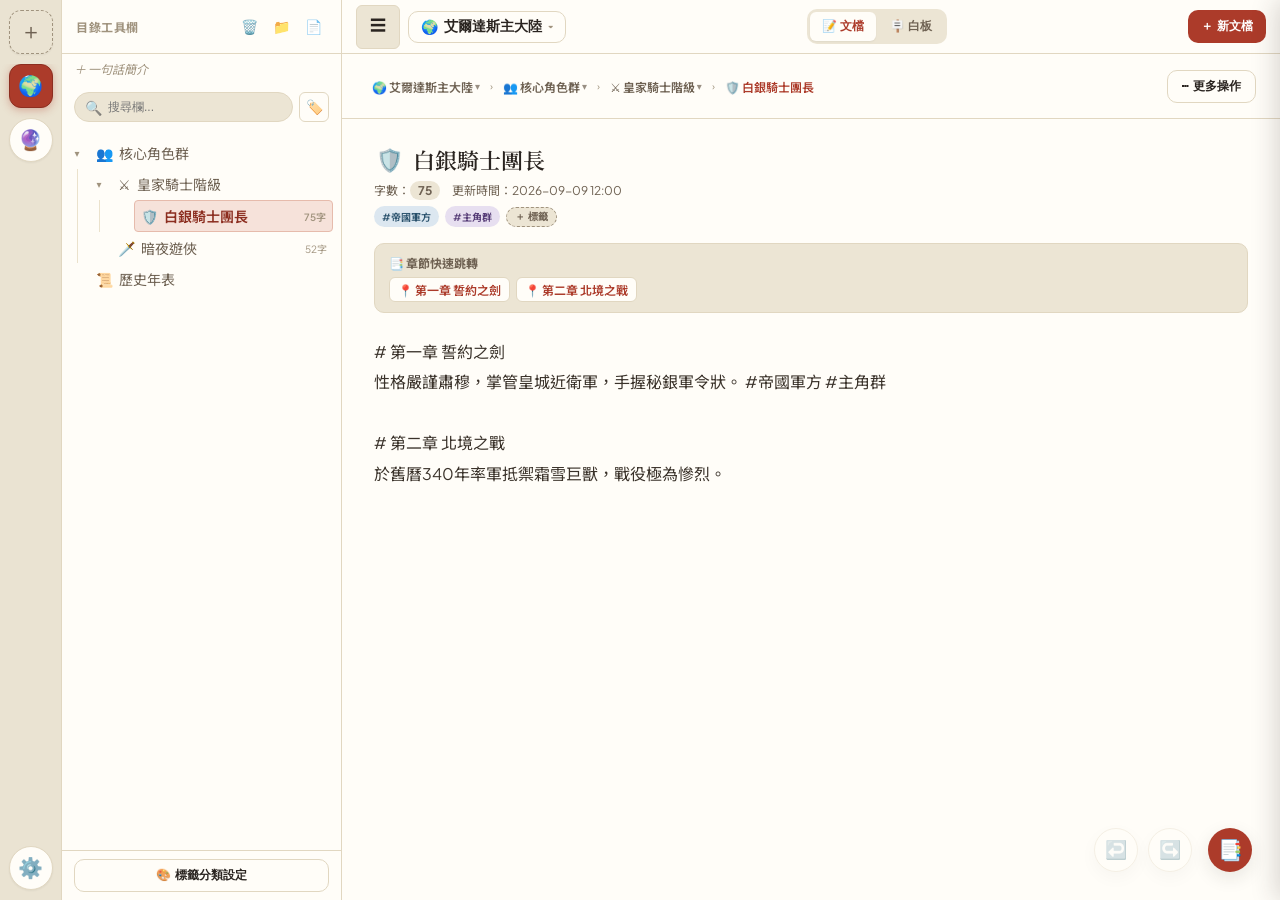
<file: index.html>
<!DOCTYPE html>
<html lang="zh-TW">
<head>
  <meta charset="UTF-8">
  <!-- 刻意不加 maximum-scale / user-scalable=no：那會讓使用者無法放大，
       是 WCAG 1.4.4 的明確違反項，對一個要長時間讀寫小說的 app 影響很大。
       處理鍵盤遮擋的是 interactive-widget=resizes-content，跟縮放無關。 -->
  <meta name="viewport" content="width=device-width, initial-scale=1.0, viewport-fit=cover, interactive-widget=resizes-content">
  <title>世界觀架構工作台 | WorldBuilder Canvas</title>

  <!-- 分頁上的小圖示。manifest 裡的圖示只給「安裝成 app」用，
       瀏覽器分頁不會拿來當 favicon，少了這幾行分頁會是空白預設圖。
       另外 /favicon.ico 的自動請求是打在網域根目錄，但這個 app 部署在
       /world_2/ 子路徑下，靠不到，所以一定要明寫出來。 -->
  <link rel="icon" type="image/png" sizes="48x48" href="icons/favicon-48.png">
  <link rel="icon" type="image/png" sizes="32x32" href="icons/favicon-32.png">
  <link rel="icon" type="image/png" sizes="16x16" href="icons/favicon-16.png">

  <!-- PWA：可安裝到主畫面、離線可用。
       manifest 的 start_url / scope 用相對路徑，GitHub Pages 的
       /world_2/ 子路徑與本機執行才能共用同一份設定。 -->
  <link rel="manifest" href="manifest.json">
  <meta name="theme-color" content="#F3EEE2">
  <link rel="apple-touch-icon" href="icons/apple-touch-icon.png">
  <meta name="apple-mobile-web-app-capable" content="yes">
  <meta name="apple-mobile-web-app-status-bar-style" content="default">
  <meta name="apple-mobile-web-app-title" content="世界觀">
  <link rel="preconnect" href="https://fonts.googleapis.com">
  <link rel="preconnect" href="https://fonts.gstatic.com" crossorigin>
  <link href="https://fonts.googleapis.com/css2?family=Plus+Jakarta+Sans:wght@400;500;600;700&family=Noto+Sans+TC:wght@400;500;700&family=Noto+Serif+TC:wght@500;600;700&display=swap" rel="stylesheet">
  <link rel="stylesheet" href="ui-tokens.css">
  <link rel="stylesheet" href="style.css">

  <!-- 主題要在 CSS 生效前就定下來，否則夜間模式每次開啟都會先閃一下白畫面。
       這份是 js/theme.js 的極短版，邏輯必須跟那邊一致（key 也是）。 -->
  <script>
    (function () {
      try {
        var p = localStorage.getItem("wb_theme");
        if (p !== "light" && p !== "dark") {
          p = (window.matchMedia && window.matchMedia("(prefers-color-scheme: dark)").matches)
            ? "dark" : "light";
        }
        document.documentElement.setAttribute("data-theme", p);
      } catch (e) {
        document.documentElement.setAttribute("data-theme", "light");
      }
    })();
  </script>
</head>
<body>

  <!-- 最左側直欄（手機版自動轉為置底橫列） -->
  <aside class="world-rail" id="appWorldRail">
    <button class="world-rail-btn add-btn" title="新增頂層世界觀" onclick="promptCreateWorldview()">＋</button>
    <div class="world-rail-list" id="worldRailContainer"></div>
    <button class="world-rail-btn" id="settingsRailBtn" title="設定" onclick="openSettingsModal()">⚙️</button>
  </aside>

  <!-- 中間欄：頂格目錄工具欄 (完全貼齊最上方) -->
  <aside class="sidebar-directory" id="appSidebar">
    <div class="directory-top-bar">
      <span class="directory-title">目錄工具欄</span>
      <div class="dir-btn-group">
        <button class="icon-sm-btn" id="trashToggleBtn" title="批量刪除模式" onclick="toggleBatchDeleteMode()">🗑️</button>
        <button class="icon-sm-btn" title="新增資料夾（若已選取資料夾，將新增於其底下）" onclick="createFolderInCurrentContext()">📁</button>
        <button class="icon-sm-btn" title="新增文檔（與目前開啟的文檔同一層；若有選取資料夾則新增於其底下）" onclick="createDocInCurrentContext()">📄</button>
        <button class="icon-sm-btn mobile-close" id="closeSidebarBtn" onclick="closeSidebarMobile()">✕</button>
      </div>
    </div>

    <!-- 批量刪除列 -->
    <div class="batch-bar" id="batchActionBar">
      <span id="batchSelectedCountText">批量刪除模式：點選項目以選取</span>
      <button class="btn btn-danger" style="padding:4px 8px; font-size:11px;" onclick="executeBatchDelete()">刪除選取項</button>
    </div>

    <!-- 目前世界觀的一句話簡介，放在搜尋欄上面（使用者指定的位置）。
         點下去就能改；沒寫過時顯示成淡淡的提示，不然這個功能會整個藏在
         長按選單裡沒人找得到。 -->
    <button type="button" class="world-desc-line" id="worldDescLine" onclick="promptEditWorldDesc()"></button>

    <!-- Google 風格搜尋框 (無底色叉叉) + Hashtag 篩選 -->
    <div class="search-wrap">
      <div class="search-row">
        <div class="search-box-inner">
          <span class="search-lens-icon">🔍</span>
          <input type="text" id="searchInput" class="search-input-box" placeholder="搜尋欄..." oninput="handleSearchInput(this)">
          <button type="button" id="searchClearBtn" class="search-clear-btn" title="清空搜尋" onclick="clearSearchInput()">✕</button>
        </div>
        <button type="button" id="hashtagFilterBtn" class="icon-sm-btn hashtag-filter-btn" title="Hashtag 篩選" onclick="openHashtagFilterModal()">🏷️</button>
      </div>
    </div>

    <!-- 類 Windows 檔案樹狀目錄 -->
    <div class="directory-tree-area" id="worldTreeContainer"></div>

    <!-- 底部設定按鈕 -->
    <div class="directory-footer">
      <button class="btn btn-secondary" style="flex:1; justify-content:center;" onclick="openPaletteModal()">🎨 標籤分類設定</button>
      <input type="file" id="importFileInput" accept=".txt,.json,.html,.htm" style="display:none;" onchange="handleImportFileSelected(event)">
    </div>
  </aside>

  <!-- 右側主區域 -->
  <div class="app-main-layout">
    <header class="top-nav-bar">
      <div class="nav-group-left">
        <button class="nav-btn-icon" id="btnA_Hamburger" onclick="toggleSidebarMenu()" title="展開/收納目錄">☰</button>
        <!-- 顯示「現在在哪個世界觀」，點下去打開世界觀清單。

             它一度是完全不能點的（`is-static`）：原本點一下會直接跳出圖示
             選擇器，那個位置太容易誤觸，而「顯示目前位置」跟「改圖示」是
             兩件事。現在點下去做的是「看看有哪些世界觀」——那正是一個
             「目前在哪」的徽章該做的事，不是改東西，誤觸也沒有代價。
             要改圖示仍然是長按（或右鍵）左側那排的圖示。 -->
        <button type="button" class="nav-world-btn" id="btnB_WorldBadge" title="目前的世界觀（點一下看全部）" onclick="openWorldListModal()">
          <span id="currentWorldIcon">🌐</span>
          <span id="currentWorldName">主世界觀</span>
          <span class="nav-world-caret" aria-hidden="true">▾</span>
        </button>
      </div>

      <div class="nav-group-center">
        <div class="tab-switch-box" id="btnC_TabSwitch">
          <button class="tab-btn active" id="tabEditorBtn" onclick="switchView('editor')">📝 文檔</button>
          <button class="tab-btn" id="tabCanvasBtn" onclick="switchView('canvas')">🪧 白板</button>
        </div>
      </div>

      <div class="nav-group-right">
        <button class="nav-action-btn primary" id="btnE_NewDoc" onclick="createDocInCurrentContext()" title="新增文檔（與目前開啟的文檔同一層；若有選取資料夾則新增於其底下）">
          <span>＋</span><span class="btn-text">新文檔</span>
        </button>
      </div>
    </header>

    <main class="content-workspace">
      <!-- 1. 文檔編輯區 -->
      <section id="editorView" class="view-panel">
        <div class="editor-meta-panel">
          <div class="meta-top-row">
            <!-- 類 Windows 導航麵包屑 -->
            <div class="breadcrumb-row" id="docBreadcrumbBar" ondblclick="handleBreadcrumbDblClick(event)"></div>

            <div class="meta-right-col">
              <div class="docactions-wrap" id="docActionsWrap">
                <button class="action-pill-btn meta-fab-btn" id="btnDocActions" title="文件操作" onclick="toggleDocActionsPanel()">⋯ <span class="lbl">更多操作</span></button>
                <!-- 圖示一律包在 .docactions-icon 裡：那是一個固定寬度的盒子，
                     文字才會全部從同一個位置開始。裸著放的話，emoji 與 ⇥ 這種
                     符號的字身寬度不一樣，每一列的文字就會各自歪一點點。 -->
                <div class="docactions-panel" id="docActionsPanel">
                  <button class="docactions-item" onclick="closeDocActionsPanel(); addCurrentDocToCanvas();"><span class="docactions-icon">📌</span><span>投射白板</span></button>
                  <button class="docactions-item" onclick="closeDocActionsPanel(); openBatchProjectModal();"><span class="docactions-icon">🗂️</span><span>批量投射白板</span></button>
                  <button class="docactions-item" onclick="toggleParagraphIndent();"><span class="docactions-icon">➡️</span><span id="indentLabel">段首空兩格</span></button>
                  <button class="docactions-item" onclick="closeDocActionsPanel(); openTableEditor();"><span class="docactions-icon">▦</span><span>表格</span></button>
                  <button class="docactions-item" onclick="closeDocActionsPanel(); toggleReadingMode();"><span class="docactions-icon" id="readingModeIcon">📖</span><span id="readingModeLabel">閱讀模式</span></button>
                  <label class="docactions-item" title="插入圖片">
                    <span class="docactions-icon">🖼️</span><span>放圖片</span>
                    <input type="file" id="imgUploadInput" accept="image/*" style="display:none;" onchange="closeDocActionsPanel(); handleImageUpload(event);">
                  </label>
                  <button class="docactions-item is-danger" onclick="closeDocActionsPanel(); deleteCurrentDocument();"><span class="docactions-icon">🗑️</span><span>刪除</span></button>
                </div>
              </div>
            </div>
          </div>
        </div>

        <div class="editor-content-area">
          <div class="meta-bottom-section">
            <div class="doc-title-line">
              <!-- 顯示用，不可點。要改圖示請在目錄裡長按（或右鍵）這篇文檔。 -->
              <span class="doc-icon-picker-btn is-static" id="docIconBtn" title="這篇文檔的圖示（在目錄裡長按這篇文檔可以更換）">📄</span>
              <input type="text" id="docTitleInput" class="doc-title-input" placeholder="文檔標題..." oninput="onTitleChange()">
            </div>

            <div class="doc-stats-line">
              <span>字數：<strong class="stat-pill" id="statWordCount">0</strong></span>
              <span>更新時間：<span id="statUpdatedAt">--</span></span>
            </div>

            <div class="hashtag-wrap" id="liveTagToolbar"></div>
          </div>

          <div class="toc-card" id="tocCard" style="display:none;">
            <div class="toc-title">📑 章節快速跳轉</div>
            <div class="toc-links" id="tocLinksContainer"></div>
          </div>

          <div class="doc-images-strip" id="docImagesContainer"></div>

          <!-- 高亮圖層墊在 textarea 底下：textarea 本來就是透明底，兩層用同一組
               字體與行高，搜尋命中的字就會剛好透出來。這樣不用把焦點搶過來
               （手機才不會彈鍵盤），而且所有出現的位置都標得到。 -->
          <div class="content-editor-wrap">
            <div class="content-highlight-layer" id="docContentHighlight" aria-hidden="true"></div>
            <textarea id="docContentInput" class="content-textarea" placeholder="在此記錄設定、勢力、背景或法術細節...
💡 章節標註：輸入「# 第一章 啟程」或「第1章」系統會自動在頂部生成快速跳轉按鈕。
💡 標籤標註：輸入「#帝國軍方 #反抗勢力」系統會自動抽取並套色；點擊上方 Hashtag 名稱可直接定位到內文段落！" oninput="onContentChange()"></textarea>
            <!-- 閱讀模式：整篇排好（表格畫成表格）。見 js/doc-table.js -->
            <div class="doc-reading-view" id="docReadingView"></div>
          </div>

          <div class="undoredo-sticky-bar" id="undoRedoFabGroup">
            <button class="undoredo-fab-btn" id="docUndoBtn" title="復原（上一步內文變更）" onclick="undoDocContent()" disabled>↩️</button>
            <button class="undoredo-fab-btn" id="docRedoBtn" title="取消復原（下一步內文變更）" onclick="redoDocContent()" disabled>↪️</button>
          </div>
        </div>
      </section>

      <!-- 2. 白板關係區 (Graphs) -->
      <section id="canvasView" class="view-panel" style="display:none;">
        <!-- 頂端操作提示，可收合。按鈕放在提示窗外面，高度跟著提示窗一起長 -->
        <div class="canvas-hint-row">
          <div class="canvas-hint-floating canvas-hint-text" id="canvasHint">💡 長按／右鍵節點或便條紙可鎖住位置、改底色；點「🔗」連線；長按連線中段可編輯；長按空白處新增便條紙；拖空白處平移，滾輪／雙指縮放</div>
          <button class="canvas-hint-toggle" id="canvasHintToggle" onclick="toggleCanvasHint()" aria-expanded="true" title="隱藏操作提示">?</button>
        </div>

        <!-- 右下角浮動按鈕 -->
        <div class="canvas-floating-actions">
          <!-- 批量投射：人在白板上時最常想做的就是「把這些文檔也放上來」，
               所以這裡也放一個入口，不必先切回文檔去找「⋯」選單。 -->
          <button class="canvas-floating-btn" onclick="openBatchProjectModal()" title="批量投射文檔到白板">📌</button>
          <button class="canvas-floating-btn" onclick="resetCanvasView()" title="重置視圖">🎯</button>
          <button class="canvas-floating-btn" onclick="renderCanvas()" title="重整白板">🔄</button>
        </div>

        <!-- 中央底部倍數指示 -->
        <div class="canvas-zoom-indicator" id="canvasZoomIndicator">100%</div>

        <svg class="canvas-svg" id="canvasSvg"></svg>
      </section>
    </main>
  </div>

  <div class="sidebar-overlay" id="sidebarOverlay" onclick="closeSidebarMobile()"></div>

  <!-- 章節 / Hashtag 快速跳轉：浮動按鈕 + 側邊欄 -->
  <button class="quickjump-fab" id="quickJumpFab" title="章節 / Hashtag 快速跳轉" onclick="toggleQuickJumpPanel()">📑</button>
  <div class="quickjump-overlay" id="quickJumpOverlay" onclick="closeQuickJumpPanel()"></div>
  <aside class="quickjump-panel" id="quickJumpPanel">
    <div class="quickjump-header">
      <div class="quickjump-header-top">
        <div class="quickjump-doc-title" id="quickJumpDocTitle">未命名文檔</div>
        <button class="quickjump-close-btn" title="關閉" onclick="closeQuickJumpPanel()">✕</button>
      </div>
      <div class="quickjump-stats-line">字數：<strong id="quickJumpWordCount">0</strong></div>
      <div class="quickjump-stats-line">更新時間：<span id="quickJumpUpdatedAt">--</span></div>
      <div class="quickjump-subtitle">章節與 Hashtag 快速跳轉</div>
    </div>
    <div class="quickjump-list" id="quickJumpList"></div>
  </aside>

  <!-- 彈窗：批量匯出 -->
  <div class="modal-overlay" id="batchExportModal">
    <div class="modal-card">
      <div class="modal-head">
        <div class="modal-title">📤 批量匯出文檔 / 資料夾</div>
        <button class="icon-sm-btn" title="取消" onclick="closeBatchExportModal()">✕</button>
      </div>
      <p style="font-size:12px; color:var(--text-secondary);">勾選你要匯出的資料夾或個別文檔：</p>
      <div style="display:flex; gap:8px; margin-bottom:6px;">
        <button class="btn btn-secondary" style="font-size:11px; padding:4px 8px;" onclick="toggleExportAll(true)">全選</button>
        <button class="btn btn-secondary" style="font-size:11px; padding:4px 8px;" onclick="toggleExportAll(false)">取消全選</button>
      </div>
      <div style="border:1px solid var(--border); border-radius:var(--radius-md); padding:8px; max-height:240px; overflow-y:auto;" id="exportChecklistContainer"></div>
      <div style="display:flex; justify-content:space-between; align-items:center; margin-top:8px; flex-wrap:wrap; gap:10px;">
        <label style="font-size:12px; color:var(--text-secondary);">
          匯出格式：
          <select id="exportFormatSelect" style="padding:6px 8px; border-radius:var(--radius-sm); border:1px solid var(--border); font-size:12px; background:var(--bg-sunken); color:var(--text-primary);">
            <option value="html">獨立網頁 HTML 檔案</option>
            <option value="json">結構化 JSON 檔案</option>
            <option value="txt">純文字 TXT 檔案</option>
          </select>
        </label>
        <button class="btn btn-primary" onclick="confirmBatchExport()">開始匯出</button>
      </div>
    </div>
  </div>

  <!-- 彈窗：標籤顏色功能自定義命名 -->
  <div class="modal-overlay" id="paletteModal">
    <div class="modal-card">
      <div class="modal-title">🎨 標籤顏色功能自定義命名</div>
      <p style="font-size:12px; color:var(--text-secondary);">自訂各顏色所代表的小說標籤分類：</p>
      <div id="paletteConfigList" class="palette-list-box"></div>
      <div style="display:flex; justify-content:flex-end; gap:8px; margin-top:6px;">
        <button class="btn btn-secondary" onclick="cancelPaletteModal()">取消</button>
        <button class="btn btn-primary" onclick="closePaletteModal()">完成儲存</button>
      </div>
    </div>
  </div>

  <!-- 彈窗：自訂 Icon -->
  <div class="modal-overlay" id="iconPickerModal">
    <div class="modal-card" style="width:420px;">
      <div class="modal-title">✨ 選擇自訂 Icon</div>
      <div class="emoji-grid" id="emojiGrid"></div>
      <div style="margin-top:10px;">
        <label style="font-size:12px; color:var(--text-secondary);">或手動輸入任何符號：</label>
        <input type="text" id="customIconInput" class="form-input" maxlength="4" placeholder="例如：⚔️、🐉">
      </div>
      <div style="display:flex; justify-content:flex-end; gap:8px; margin-top:12px;">
        <button class="btn btn-secondary" onclick="closeIconPickerModal()">取消</button>
        <button class="btn btn-primary" onclick="applyCustomIcon()">確定套用</button>
      </div>
    </div>
  </div>

  <!-- 彈窗：輸入名稱（新增資料夾、重新命名、新增世界觀、一句話簡介）

       取代瀏覽器內建的 prompt()：那個的預設文字在 iOS 上不會反藍，得先手動
       刪掉才能打；而且它只有一個欄位。欄位由 openTextInputModal() 動態產生。
       「取消」按鈕的字不要改——Escape／點遮罩走的 dismissModal() 是靠
       按鈕上的「取消」兩個字找到它的。 -->
  <div class="modal-overlay" id="textInputModal">
    <div class="modal-card">
      <div class="modal-title" id="textInputTitle"></div>
      <div class="text-input-fields" id="textInputFields"></div>
      <div style="display:flex; justify-content:flex-end; gap:8px;">
        <button class="btn btn-secondary" onclick="closeTextInputModal()">取消</button>
        <button class="btn btn-primary" id="textInputOkBtn" onclick="submitTextInputModal()">確定</button>
      </div>
    </div>
  </div>

  <!-- 彈窗：批量投射白板

       只列目前這個世界觀的文檔（白板一個世界觀一張）。依資料夾排，資料夾
       那一列的勾勾一次切換底下全部。已經在白板上的勾著但不能動。 -->
  <div class="modal-overlay" id="batchProjectModal">
    <div class="modal-card">
      <div class="modal-head">
        <div class="modal-title">🗂️ 批量投射白板</div>
        <button class="icon-sm-btn" title="取消" onclick="closeBatchProjectModal()">✕</button>
      </div>
      <p style="font-size:12px; color:var(--text-secondary); margin:0;">勾選要放上白板的文檔（勾資料夾＝底下全部）：</p>
      <div style="display:flex; gap:8px;">
        <button class="btn btn-secondary" style="font-size:11px; padding:4px 8px;" onclick="toggleBatchProjectAll(true)">全選</button>
        <button class="btn btn-secondary" style="font-size:11px; padding:4px 8px;" onclick="toggleBatchProjectAll(false)">取消全選</button>
      </div>
      <div class="batch-project-list" id="batchProjectList"></div>
      <div style="display:flex; justify-content:flex-end; gap:8px;">
        <button class="btn btn-secondary" onclick="closeBatchProjectModal()">取消</button>
        <button class="btn btn-primary" id="batchProjectConfirmBtn" onclick="confirmBatchProject()" disabled>📌 投射</button>
      </div>
    </div>
  </div>

  <!-- 彈窗：世界觀清單

       手機從底部那一列往上滑、電腦點上方的世界觀徽章，兩個入口同一個面板。
       沿用 .modal-overlay 拿到點遮罩／Escape／Tab 不跑出去；手機版的樣式
       再把它改成從底下滑上來的抽屜（做法跟右鍵選單一樣）。 -->
  <div class="modal-overlay world-list-modal" id="worldListModal">
    <div class="modal-card">
      <div class="modal-head">
        <div class="modal-title">🌐 世界觀</div>
        <button class="icon-sm-btn" title="關閉" onclick="closeWorldListModal()">✕</button>
      </div>
      <label class="world-sort-row">
        <select id="worldSortSelect" class="form-input world-sort-select" data-no-autofocus aria-label="排序方式" title="排序方式"></select>
      </label>
      <div class="world-list-body" id="worldListBody"></div>
      <button type="button" class="btn btn-secondary world-list-add" onclick="closeWorldListModal(); promptCreateWorldview();">＋ 新增世界觀</button>
    </div>
  </div>

  <!-- 彈窗：圖片檢視（點縮圖放大來看）

       沿用 .modal-overlay：點遮罩關掉、Escape 關掉、Tab 不跑出去，
       還有鍵盤升起時的 top/bottom 讓位，全部都已經寫在那個 class 上了。 -->
  <div class="modal-overlay img-viewer" id="imgViewerModal">
    <img id="imgViewerImage" class="img-viewer-photo" alt="圖片">
    <button type="button" class="img-viewer-btn img-viewer-close" title="關閉" onclick="closeImageViewer()">✕</button>
    <button type="button" class="img-viewer-btn img-viewer-prev" id="imgViewerPrev" title="上一張" onclick="stepImageViewer(-1)">‹</button>
    <button type="button" class="img-viewer-btn img-viewer-next" id="imgViewerNext" title="下一張" onclick="stepImageViewer(1)">›</button>
    <div class="img-viewer-count" id="imgViewerCount"></div>
  </div>

  <!-- 彈窗：移動資料夾／文檔（標題會依對象改寫） -->
  <div class="modal-overlay" id="moveModal">
    <div class="modal-card">
      <div class="modal-title" id="moveModalTitle">🔀 移動資料夾或更改所屬世界觀</div>
      <p style="font-size:12px; color:var(--text-secondary);">選擇目的地：</p>
      <select id="moveTargetSelect" class="form-input" onchange="updateMoveModeVisibility()"></select>
      <div class="move-mode-hint" id="moveModeHint" hidden></div>
      <!-- 取消・複製・移動，照這個順序（使用者指定的）。
           「複製」只在目的地是別的世界觀時出現：同一個世界觀裡複製沒有意義
           （同一個目錄多一份一樣的）。 -->
      <div style="display:flex; justify-content:flex-end; gap:8px; margin-top:8px;">
        <button class="btn btn-secondary" onclick="closeMoveModal()">取消</button>
        <button class="btn btn-primary" id="moveCopyBtn" onclick="confirmMoveOrCopy('copy')" hidden>複製</button>
        <button class="btn btn-primary" id="moveConfirmBtn" onclick="confirmMoveOrCopy('move')">移動</button>
      </div>
    </div>
  </div>

  <!-- 彈窗：Hashtag 篩選（依顏色分類，列出標籤／行數／文章標題，點擊跳轉） -->
  <!-- 彈窗：另一個分頁改了資料。刻意不自動採用——這裡可能正打到一半。 -->
  <div class="modal-overlay" id="otherTabModal">
    <div class="modal-card" style="width:440px;">
      <div class="modal-head">
        <div class="modal-title">🔀 另一個分頁修改了資料</div>
        <button class="icon-sm-btn" title="關閉" onclick="closeOtherTabModal()">✕</button>
      </div>
      <p style="font-size:13px; color:var(--text-primary); line-height:1.7;" id="otherTabInfo"></p>
      <p style="font-size:12px; color:var(--text-secondary); line-height:1.7;">
        建議只留一個分頁編輯。重新載入會採用另一個分頁那一份，
        <strong>這個分頁尚未存檔的修改會遺失</strong>。
      </p>
      <div style="display:flex; gap:8px; margin-top:4px;">
        <button class="btn btn-primary" style="flex:1; justify-content:center;"
                onclick="reloadForOtherTab()">🔄 重新載入，採用那一份</button>
        <button class="btn btn-secondary" onclick="closeOtherTabModal()">先不要</button>
      </div>
    </div>
  </div>

  <!-- 彈窗：儲存空間滿了。這是資料遺失的最後一道提醒，不能靜悄悄。 -->
  <div class="modal-overlay" id="storageFullModal">
    <div class="modal-card" style="width:460px;">
      <div class="modal-head">
        <div class="modal-title">⚠️ 這次的修改沒有存進這台裝置</div>
        <button class="icon-sm-btn" title="關閉" onclick="closeStorageFullModal()">✕</button>
      </div>
      <p style="font-size:13px; color:var(--text-primary); line-height:1.7;" id="storageFullDetail"></p>
      <p style="font-size:13px; color:var(--danger); line-height:1.7; font-weight:600;">
        畫面上看到的內容還在，但只要關掉這個分頁就會消失。請先備份。
      </p>
      <p style="font-size:12px; color:var(--text-secondary); line-height:1.7;">
        <span id="storageFullHint"></span><br>
        如果你有開雲端同步，這些修改還是會上傳到雲端。
      </p>
      <div style="display:flex; gap:8px; margin-top:4px;">
        <button class="btn btn-primary" style="flex:1; justify-content:center;"
                onclick="exportFullDatabaseJSON()">💾 立刻備份全部資料</button>
        <button class="btn btn-secondary" onclick="closeStorageFullModal()">知道了</button>
      </div>
    </div>
  </div>

  <!-- 彈窗：設定（總表。每一列點進去開各自的視窗） -->
  <div class="modal-overlay" id="settingsModal">
    <div class="modal-card" style="width:440px;">
      <div class="modal-head">
        <div class="modal-title">⚙️ 設定</div>
        <button class="icon-sm-btn" title="關閉" onclick="closeSettingsModal()">✕</button>
      </div>

      <div class="settings-list">
        <button type="button" class="settings-row" onclick="settingsGoTo(openAppearanceModal)">
          <span class="settings-row-icon">🌓</span>
          <span class="settings-row-text">
            <span class="settings-row-title">外觀</span>
            <span class="settings-row-desc">日間、夜間或跟隨系統</span>
          </span>
          <span class="settings-row-value" id="appearanceRowValue"></span>
          <span class="settings-row-go">›</span>
        </button>

        <button type="button" class="settings-row" onclick="settingsGoTo(openSyncModal)">
          <span class="settings-row-icon" id="syncRowIcon">☁️</span>
          <span class="settings-row-text">
            <span class="settings-row-title">雲端同步</span>
            <span class="settings-row-desc" id="syncRowStatus">把資料同步到 Supabase 或 Google 雲端硬碟</span>
          </span>
          <span class="settings-row-go">›</span>
        </button>

        <button type="button" class="settings-row" onclick="settingsGoTo(openBatchExportModal)">
          <span class="settings-row-icon">📤</span>
          <span class="settings-row-text">
            <span class="settings-row-title">匯出文檔</span>
            <span class="settings-row-desc">挑選要匯出的文檔，存成 txt、json 或 html</span>
          </span>
          <span class="settings-row-go">›</span>
        </button>

        <button type="button" class="settings-row" onclick="settingsGoTo(triggerImportFile)">
          <span class="settings-row-icon">📥</span>
          <span class="settings-row-text">
            <span class="settings-row-title">匯入文檔</span>
            <span class="settings-row-desc">從 txt、json 或 html 檔匯入到目前的世界觀</span>
          </span>
        </button>

        <button type="button" class="settings-row" onclick="exportFullDatabaseJSON()">
          <span class="settings-row-icon">💾</span>
          <span class="settings-row-text">
            <span class="settings-row-title">備份完整資料庫</span>
            <span class="settings-row-desc">所有世界觀、文檔與白板存成一個 JSON 檔下載</span>
          </span>
        </button>

        <button type="button" class="settings-row" onclick="settingsGoTo(openTrashModal)">
          <span class="settings-row-icon">♻️</span>
          <span class="settings-row-text">
            <span class="settings-row-title">垃圾桶</span>
            <span class="settings-row-desc">復原或永久刪除已經丟掉的文檔與資料夾</span>
          </span>
          <span class="settings-row-go">›</span>
        </button>

        <!-- 版本。不是裝飾：這個 app 靠 GitHub Pages 更新，加上 service worker
             會接管，「我現在跑的到底是不是最新版」在回報問題時是第一個要確認
             的事。沒有這一行的話，使用者與開發者都只能猜，而猜錯就是整輪白查。 -->
        <!-- 長按（或右鍵）這一列會跳出「鍵盤診斷」的開關。
             那是回報 iOS 鍵盤問題時才用得到的工具，平常不該佔一列；但也不能
             整個拿掉，不然它就變成永遠叫不出來的死程式碼。藏在這一列底下是
             因為這裡本來就是「回報問題時請附上」的那一列。 -->
        <button type="button" class="settings-row" id="versionRow" onclick="checkForUpdateNow()">
          <span class="settings-row-icon">🏷️</span>
          <span class="settings-row-text">
            <span class="settings-row-title">版本</span>
            <span class="settings-row-desc" id="versionRowDesc">點一下可以重新檢查。回報問題時請附上這一行</span>
          </span>
          <span class="settings-row-value" id="versionRowValue">—</span>
        </button>
      </div>
    </div>
  </div>

  <!-- 彈窗：外觀（從設定進來，關掉會回到設定） -->
  <div class="modal-overlay" id="appearanceModal">
    <div class="modal-card" style="width:400px;">
      <div class="modal-head">
        <div class="modal-title">🌓 外觀</div>
        <button class="icon-sm-btn" title="回到設定" onclick="closeAppearanceModal()">✕</button>
      </div>
      <div class="theme-choice" id="themeChoiceRow">
        <button type="button" class="theme-opt" data-theme="light" aria-pressed="false"
                onclick="setThemePref('light')">☀️ 日間</button>
        <button type="button" class="theme-opt" data-theme="dark" aria-pressed="false"
                onclick="setThemePref('dark')">🌙 夜間</button>
        <button type="button" class="theme-opt" data-theme="auto" aria-pressed="false"
                onclick="setThemePref('auto')">🔄 跟隨系統</button>
      </div>
      <div class="settings-hint" id="themeAutoHint"></div>
    </div>
  </div>

  <div class="modal-overlay" id="hashtagFilterModal">
    <div class="modal-card" style="width:480px;">
      <div class="modal-head">
        <div class="modal-title">🏷️ Hashtag 篩選</div>
        <button class="icon-sm-btn" title="關閉" onclick="closeHashtagFilterModal()">✕</button>
      </div>
      <p style="font-size:12px; color:var(--text-secondary);">依顏色分類篩選目前世界觀中的 Hashtag，點擊項目可直接跳轉至該文檔段落：</p>
      <div class="hashtag-filter-colors" id="hashtagFilterColors"></div>
      <div class="hashtag-filter-list" id="hashtagFilterList"></div>
    </div>
  </div>

  <!-- 彈窗：編輯關係（手機長按 / 桌面右鍵連線標籤） -->
  <div class="modal-overlay" id="edgeEditModal">
    <div class="modal-card" style="width:460px;">
      <div class="modal-title">🔗 編輯人物關係</div>
      <div style="display:flex; flex-direction:column; gap:6px;">
        <div style="font-size:12px; color:var(--text-secondary);">
          <span id="edgeEditFromName">—</span>
          <span style="margin:0 6px; color:var(--accent); font-weight:700;">↔</span>
          <span id="edgeEditToName">—</span>
        </div>
        <label style="font-size:12px; color:var(--text-secondary); margin-top:6px;">關係說明：</label>
        <input type="text" id="edgeEditLabelInput" class="form-input" placeholder="例如：盟友 / 敵對 / 密探">

        <label style="font-size:12px; color:var(--text-secondary); margin-top:6px;">連線顏色：</label>
        <div class="edge-color-row" id="edgeColorRow"></div>

        <label style="font-size:12px; color:var(--text-secondary); margin-top:6px;">線條樣式：</label>
        <div class="edge-style-row" id="edgeStyleRow">
          <!-- 預覽用 CSS 的 border-style 畫真正的線，不要用「——」「– –」這些字。
               破折號是一個一個的字，字跟字之間本來就有縫，所以「實線」看起來
               也像虛線，三個選項擠在一起更分不出來。border-style 畫出來的
               就是 SVG 上會看到的那個樣子。 -->
          <button type="button" class="edge-opt-btn" data-dash="solid"><span class="dash-preview is-solid"></span>實線</button>
          <button type="button" class="edge-opt-btn" data-dash="dashed"><span class="dash-preview is-dashed"></span>虛線</button>
          <button type="button" class="edge-opt-btn" data-dash="dotted"><span class="dash-preview is-dotted"></span>點線</button>
        </div>

        <label style="font-size:12px; color:var(--text-secondary); margin-top:6px;">箭頭方向：</label>
        <div class="edge-style-row" id="edgeArrowRow">
          <button type="button" class="edge-opt-btn" data-arrow="none">無箭頭</button>
          <button type="button" class="edge-opt-btn" data-arrow="both">↔ 雙向</button>
          <button type="button" class="edge-opt-btn" data-arrow="forward">→ 單向</button>
          <button type="button" class="edge-opt-btn" data-arrow="backward">← 反向</button>
        </div>
      </div>
      <div style="display:flex; justify-content:space-between; gap:8px; margin-top:8px;">
        <button class="btn btn-danger" onclick="deleteEditingEdge()">🗑️ 刪除連線</button>
        <div style="display:flex; gap:8px;">
          <button class="btn btn-secondary" onclick="closeEdgeEditModal()">取消</button>
          <button class="btn btn-primary" onclick="saveEditingEdge()">儲存</button>
        </div>
      </div>
    </div>
  </div>

  <!-- 彈窗：垃圾桶 -->
  <div class="modal-overlay" id="trashModal">
    <div class="modal-card" style="width:480px;">
      <div class="modal-title">🗑️ 垃圾桶</div>
      <p style="font-size:12px; color:var(--text-secondary);">所有世界觀共用一個垃圾桶，照世界觀分開列出。已刪除的資料夾與文檔會暫存在這裡，可以復原或永久刪除。<strong>超過 60 天會自動清除</strong>，以免一直佔著儲存空間：</p>
      <div class="trash-list" id="trashList"></div>
      <div style="display:flex; justify-content:space-between; align-items:center; margin-top:6px;">
        <button class="btn btn-danger" onclick="emptyTrash()">清空垃圾桶</button>
        <button class="btn btn-secondary" onclick="closeTrashModal()">關閉</button>
      </div>
    </div>
  </div>

  <!-- 雲端同步設定 -->
  <div class="modal-overlay" id="syncModal">
    <div class="modal-card" style="width:480px;">
      <div class="modal-head">
        <div class="modal-title">☁️ 雲端同步</div>
        <button class="icon-sm-btn" title="關閉" onclick="closeSyncModal()">✕</button>
      </div>
      <div id="syncModalBody"></div>
    </div>
  </div>

  <!-- 閒置提醒：一段時間沒動作且本機有還沒備份的修改時跳出來 -->
  <div class="modal-overlay" id="idleBackupModal">
    <div class="modal-card" style="width:460px;">
      <div class="modal-head">
        <div class="modal-title">💤 要備份一下嗎？</div>
        <button class="icon-sm-btn" title="稍後再說" onclick="dismissIdleBackup()">✕</button>
      </div>
      <div id="idleBackupInfo" style="font-size:13px; line-height:1.7;"></div>
      <div style="display:flex; flex-direction:column; gap:8px; margin-top:8px;" id="idleBackupActions"></div>
    </div>
  </div>

  <!-- 同步衝突：兩邊都有改動時，讓使用者決定保留哪一份 -->
  <div class="modal-overlay" id="syncConflictModal">
    <div class="modal-card" style="width:460px;">
      <div class="modal-title">❗ 同步衝突</div>
      <div id="syncConflictInfo" style="font-size:13px; line-height:1.7;"></div>
      <div style="display:flex; flex-direction:column; gap:8px; margin-top:8px;">
        <button class="btn btn-secondary" onclick="backupBeforeResolving()">💾 先把這台的資料存成檔案</button>
        <button class="btn btn-secondary" onclick="resolveConflictUseRemote()">☁️ 用雲端的版本（放棄這台未上傳的修改）</button>
        <button class="btn btn-danger" onclick="resolveConflictUseLocal()">💻 用這台的版本（覆蓋雲端）</button>
        <button class="btn btn-secondary" onclick="closeSyncConflictModal()">稍後再決定</button>
      </div>
    </div>
  </div>

  <!-- 逐筆衝突：同一筆兩邊都改了。沒撞到的照常同步，這幾筆等使用者一筆一筆選 -->
  <div class="modal-overlay" id="syncRecordConflictModal">
    <div class="modal-card" style="width:460px;">
      <div class="modal-title">❗ 同步衝突</div>
      <div style="font-size:13px; line-height:1.7;">下面這幾項在這台和雲端都被改過。還沒決定之前，這幾項<b>暫停同步</b>：這台保留這台的版本、雲端保留雲端的版本；其他的照常同步。</div>
      <div id="syncRecordConflictList" class="sync-record-list"></div>
      <div style="display:flex; flex-direction:column; gap:8px; margin-top:8px;">
        <button class="btn btn-secondary" onclick="backupBeforeResolving()">💾 先把這台的資料存成檔案</button>
        <button class="btn btn-secondary" id="syncRecordAllRemote" onclick="resolveAllRecordConflicts('remote')">☁️ 全部用雲端的</button>
        <button class="btn btn-secondary" id="syncRecordAllLocal" onclick="resolveAllRecordConflicts('local')">💻 全部用這台的</button>
        <button class="btn btn-secondary" onclick="closeRecordConflictModal()">稍後再決定</button>
      </div>
    </div>
  </div>

  <!-- 表格：格子視窗。內文裡存的是 Markdown 表格，見 js/doc-table.js -->
  <div class="modal-overlay" id="tableEditorModal">
    <div class="modal-card table-editor-card">
      <div class="modal-head">
        <div class="modal-title" id="tableEditorTitle">▦ 插入表格</div>
        <button class="icon-sm-btn" title="關閉" onclick="closeTableEditor()">✕</button>
      </div>
      <div class="table-editor-hint">第一列是標題。空白的列在完成時會拿掉。</div>
      <div class="table-editor-grid" id="tableEditorGrid"></div>
      <div class="table-editor-tools">
        <button type="button" class="btn btn-secondary" onclick="addTableRow()">＋ 列</button>
        <button type="button" class="btn btn-secondary" onclick="addTableColumn()">＋ 欄</button>
      </div>
      <div style="display:flex; justify-content:space-between; gap:8px; margin-top:8px;">
        <button type="button" class="btn btn-danger" id="tableEditorDelete" onclick="deleteTableFromEditor()" hidden>🗑️ 刪除表格</button>
        <div style="display:flex; gap:8px; margin-left:auto;">
          <button type="button" class="btn btn-secondary" onclick="closeTableEditor()">取消</button>
          <button type="button" class="btn btn-primary" onclick="confirmTableEditor()">完成</button>
        </div>
      </div>
    </div>
  </div>

  <!-- 小工具按下去之後的短暫提示。用浮出而不是 alert：不用再點一次關掉 -->
  <div class="doc-tool-hint" id="docToolHint" role="status" aria-live="polite"></div>

  <!-- 標籤顏色快捷 Popover -->
  <div class="color-picker-popup" id="colorPickerPopover"></div>

  <!-- 右鍵 / 長按 自訂選單 -->
  <!-- 有新版本時的提示。不自動重載——正在打字的人被硬生生重整會很惱火 -->
  <div class="modal-overlay" id="updateModal">
    <div class="modal-card" style="width:420px;">
      <div class="modal-title">✨ 有新版本</div>
      <p style="font-size:12px; color:var(--text-secondary);">程式已經更新，重新載入之後才會套用。資料都存在這台裝置上，重新載入不會遺失。</p>
      <div style="display:flex; justify-content:flex-end; gap:8px; margin-top:6px;">
        <button class="btn btn-secondary" onclick="dismissUpdateModal()">稍後再說</button>
        <button class="btn btn-primary" onclick="reloadForUpdate()">重新載入</button>
      </div>
    </div>
  </div>

  <div class="ctx-menu-overlay" id="ctxMenuOverlay"></div>
  <div class="ctx-menu" id="customContextMenu"></div>

  <!-- 鍵盤診斷面板。position:fixed，top 由 js 依 visualViewport.offsetTop 設定
       （不用 --kb-top：那個變數只有偵測到鍵盤時才有值，而「沒偵測到」正是
       要診斷的情況之一）。 -->
  <div class="kbdiag-panel" id="kbDiagPanel">
    <div class="kbdiag-head">
      <span>🩺 鍵盤診斷</span>
      <button type="button" id="kbDiagCopyBtn" class="kbdiag-btn" onclick="copyKbDiag()">複製</button>
      <button type="button" class="kbdiag-btn" onclick="toggleKbDiag()">關閉</button>
    </div>
    <pre class="kbdiag-body" id="kbDiagBody"></pre>
  </div>

  <script src="js/state.js"></script>
  <script src="js/storage.js"></script>
  <script src="js/main.js"></script>
  <script src="js/documents.js"></script>
  <script src="js/doc-table.js"></script>
  <script src="js/directory.js"></script>
  <script src="js/search.js"></script>
  <script src="js/modal.js"></script>
  <script src="js/import-export.js"></script>
  <script src="js/canvas.js"></script>
  <script src="js/api.js"></script>
  <script src="js/gdrive.js"></script>
  <script src="js/sync-merge.js"></script>
  <script src="js/sync.js"></script>
  <script src="js/theme.js"></script>
  <script src="js/app.js"></script>
</body>
</html>
</file>
<file: ui-tokens.css>
/* ==========================================================
   ui-tokens.css
   全站設計變數（Design Tokens）。style.css 的所有元件樣式
   都只「引用」這裡的變數，不直接寫死數字。
   要調整全站的顏色／字級／間距／按鈕／圓角／icon 尺寸，
   只需要改這個檔案。
   ========================================================== */

:root {

  /* ---------- 顏色 Colors（柔和典雅配色，沿用原本設定） ---------- */
  --bg-main: #F3EEE2;
  --bg-sidebar: #FFFDF8;
  --bg-rail: #EAE3D2;
  --bg-card: #FFFDF8;
  --bg-sunken: #ECE5D4;
  --border: #E1D7C1;
  --border-soft: #EBE2CC;
  --border-focus: #5A6D82;

  --text-primary: #2A2420;
  --text-secondary: #6E6152;
  --text-muted: #A0937E;

  --accent: #AC3B2A;
  --star: #D69A1C;        /* 最愛的星星 */
  --accent-hover: #8C2E20;
  /* 強調色拿來「寫字」時用這個。填色按鈕可以用飽和一點的色塊，
     同一個顏色變成細細的筆畫就不夠讀了——夜間差別特別明顯。 */
  --accent-text: #AC3B2A;
  --accent-light: #F6E2DA;
  --accent-line: #E6BBAC;

  --jade: #3C6357;
  --jade-light: #E1ECE7;

  --danger: #B23A2E;
  --danger-hover: #93291F;
  --danger-light: #F7E1DC;

  /* 鋪在 accent／danger 底色上的文字。夜間的強調色是亮的，
     再壓白字會看不清楚，所以這個值兩個主題是相反的。 */
  --on-accent: #FFFFFF;
  --accent-glow: rgba(172,59,42,0.35);

  /* 以下這幾個原本直接寫死在 style.css 裡。夜間模式要換色，
     所以一併收進來——不然切了主題只有一半的畫面會變。 */
  --select-bg: #E2EAF4;        /* 目錄多選中的項目 */
  --select-border: #BCCFDF;
  --select-text: #1E3A5F;
  --batch-bg: #FBE4E4;         /* 目錄批次勾選中的項目 */
  --batch-border: #E8AFAF;
  --batch-text: #A23B3B;
  --editor-text: #3A322A;      /* 內文編輯區（比 text-primary 稍淡一點） */
  --mark-bg: #FFE9A8;          /* 搜尋結果在內文裡的標示 */
  --canvas-dot: #D7CBB0;       /* 白板的點陣底紋 */
  --note-bg: #FBF0C9;          /* 白板便條紙 */
  --note-border: #E4D2A0;
  --note-handle: #C4AE72;

  /* ---------- 陰影 Shadow ---------- */
  --shadow-sm: 0 1px 2px rgba(42,36,32,0.06);
  --shadow-md: 0 6px 18px rgba(42,36,32,0.10);
  --shadow-lg: 0 16px 40px -8px rgba(42,36,32,0.22);

  /* ---------- 安全區域（瀏海/手勢列） ---------- */
  --safe-t: env(safe-area-inset-top, 0px);
  --safe-b: env(safe-area-inset-bottom, 0px);


  /* ==========================================================
     字體 Font
     ========================================================== */
  --font-ui: 'Plus Jakarta Sans', 'Noto Sans TC', system-ui, -apple-system, sans-serif;
  --font-display: 'Noto Serif TC', 'Plus Jakarta Sans', serif;

  /* 字級：原本散落 17 種大小，併成 7 級。
     命名 = 實際 px 值，方便直接對照，不用另外查表。 */
  --fs-10: 10px;   /* 徽章、行號小標、輔助文字 */
  --fs-12: 12px;   /* 按鈕／選單／輸入框標準字級（用最多） */
  --fs-14: 14px;   /* node-row、內文輸入框、右鍵選單項目 */
  --fs-16: 16px;   /* 內文段落、icon 按鈕文字、次標題 */
  --fs-18: 18px;   /* emoji 選項、圖示、文件標題(手機版) */
  --fs-20: 20px;   /* world-rail add-btn、文件標題(桌面) */
  --fs-22: 22px;   /* 文件主標題、大型圖示按鈕 */

  /* 內文的一行有多高。textarea、高亮圖層、以及「要替游標留幾行」都指向
     這一個值，不要各自寫死——不然改了行高，留的空間就對不上了。
     （不能用 CSS 的 lh 單位：它是相對於「用它的那個元素」算的，寫在外層
     容器上拿到的是容器自己的行高，不是內文的。） */
  --editor-line: calc(var(--fs-16) * 1.9);


  /* ==========================================================
     間距 Spacing
     命名 = 實際 px 值。所有 padding / margin / gap 都用這組數字
     組合出來，不再各自寫死。
     ========================================================== */
  --sp-1: 1px;
  --sp-2: 2px;
  --sp-3: 3px;
  --sp-4: 4px;
  --sp-5: 5px;
  --sp-6: 6px;
  --sp-7: 7px;
  --sp-8: 8px;
  --sp-9: 9px;
  --sp-10: 10px;
  --sp-12: 12px;
  --sp-13: 13px;
  --sp-14: 14px;
  --sp-16: 16px;
  --sp-18: 18px;
  --sp-20: 20px;
  --sp-22: 22px;
  --sp-24: 24px;
  --sp-28: 28px;
  --sp-32: 32px;
  --sp-40: 40px;


  /* ==========================================================
     圓角 Radius
     ========================================================== */
  --radius-sm: 6px;    /* 小型元件（輸入框、toc-chip） */
  --radius-md: 10px;   /* 標準卡片、按鈕、canvas-node */
  --radius-lg: 14px;   /* 彈出視窗、hashtag 色卡 */

  --radius-2: 2px;      /* ctx-menu 手機版拖曳把手 */
  --radius-3: 3px;      /* folder-caret hover */
  --radius-4: 4px;      /* node-row、breadcrumb-item */
  --radius-8: 8px;      /* hashtag/quickjump 項目、node-row(手機版) */
  --radius-18: 18px;    /* ctx-menu 手機版底部彈出的上緣圓角 */
  --radius-pill: 12px;  /* world-rail-btn 狀態、tag-chip、stat-pill 等藥丸形 */
  --radius-round: 20px; /* 側欄搜尋框等大圓角膠囊 */
  --radius-full: 50%;   /* 正圓形圖示按鈕 */


  /* ==========================================================
     Icon 尺寸（正方形圖示按鈕，寬高皆為此值）
     命名 = 實際 px 值。原本桌面/手機各元件尺寸不一，
     已依你確認的整併表統一成以下這組。
     ========================================================== */
  --icon-10: 10px;  /* hashtag 篩選色點 */
  --icon-14: 14px;  /* folder-caret（桌面） */
  --icon-18: 18px;  /* img-del-btn */
  --icon-20: 20px;  /* folder-caret（手機版） */
  --icon-22: 22px;  /* search-clear-btn */
  --icon-24: 24px;  /* icon-sm-btn（手機版） */
  --icon-26: 26px;  /* palette-circle */
  --icon-28: 28px;  /* icon-sm-btn（桌面） */
  --icon-40: 40px;  /* world-rail-btn／nav-btn-icon／undoredo/quickjump-fab（手機版標準尺寸） */
  --icon-44: 44px;  /* world-rail-btn／nav-btn-icon／undoredo/quickjump-fab（桌面標準尺寸） */

  /* 底部浮動按鈕與其彈出面板的共用基準。
     快速跳轉與文件小工具兩邊都從這裡算，各自寫死數字就會慢慢對不齊。

     這裡放的是桌機／平板的值。手機版要閃開底部那條導覽列，在 style.css 的
     手機版媒體查詢裡改寫；鍵盤打開時則由 :root.kb-open 改寫成「鍵盤正上方」。
     三種情況都只動這一個變數，所有浮動元素就會一起跟上。 */
  --fab-bottom: var(--sp-28);
  --fab-panel-gap: 10px;                            /* 按鈕與其面板之間的距離 */

  /* 層級由低到高。快速跳轉的遮罩要留在彈窗（100）底下，浮動按鈕本身則要
     浮在那層遮罩之上才點得到——快速跳轉是個側邊面板，按鈕留著才關得掉。

     目錄抽屜相反：它是整片蓋過來的，打開之後浮動按鈕應該被一起遮住，
     所以抽屜和它的遮罩都排在浮動按鈕上面。

     注意這些數字只在手機版真的分勝負。電腦版的目錄欄是 position: static，
     z-index 對 static 元素沒有作用，遮罩蓋得住它是因為「有定位的元素本來
     就畫在 static 元素上面」，不是靠數字比大小。 */
  --z-quickjump-overlay: 90;
  --z-quickjump-panel: 91;
  --z-floating-controls: 92;
  --z-sidebar-overlay: 93;
  --z-sidebar-drawer: 94;
  /* 白板提示窗的高度。按鈕用同一個值做成正方形，兩者才會等高。
     不能靠 flex 的 stretch + aspect-ratio：在橫向 flex 裡，項目的寬度由
     flex 基準尺寸決定，aspect-ratio 推不動它（實測過四種寫法都不行）。 */
  --hint-h: 30px;
}

/* ==========================================================
   夜間模式

   只覆蓋顏色，字級／間距／圓角／層級一律沿用上面那份。

   不用 @media (prefers-color-scheme) 做樣式切換，而是由 js/theme.js
   把解析後的結果寫成 <html data-theme="light|dark">。理由是節點底色
   與連線顏色是 JS 直接寫進 style 的，CSS 的媒體查詢管不到；讓 JS 成為
   唯一的判斷來源，兩邊才不會各自解讀、出現一半亮一半暗的畫面。

   配色刻意維持這個 app 原本的暖調（咖啡／奶油），不是常見的藍黑，
   夜間看起來才像同一個產品的另一面，而不是換了一套皮。
   ========================================================== */

:root[data-theme="dark"] {
  --bg-main: #1E1A16;
  --bg-sidebar: #26221C;
  --bg-rail: #15120F;
  --bg-card: #26221C;
  /* 日間的 bg-sunken 比卡片暗，是「凹進去」的意思。深色底下沿用同一個
     邏輯會讓搜尋框、頂部按鈕這些控制項比周圍更暗，看起來像洞不像按鈕。
     夜間反過來做成「浮起來」——比卡片亮一階。 */
  --bg-sunken: #383128;
  --border: #3B342B;
  --border-soft: #2E2821;
  --border-focus: #8FA4BC;

  --text-primary: #D6CFC5;
  --text-secondary: #BCB0A0;
  --text-muted: #A89C8B;   /* 要在提亮後的 bg-sunken 上也讀得動 */

  /* 原本的磚紅 #AC3B2A 在深色底上會沉下去，提亮並降一點彩度 */
  --accent: #C4634F;
  --star: #E8B64A;
  --accent-hover: #D9755F;
  --accent-text: #D2775F;   /* 比按鈕底色亮一階，當文字才夠對比 */
  --accent-light: #3B2520;
  --accent-line: #71392D;
  --on-accent: #1C0D09;
  --accent-glow: rgba(0,0,0,0.45);

  --jade: #7FB9A4;
  --jade-light: #22322C;

  --danger: #E4786C;
  --danger-hover: #F09184;
  --danger-light: #3C231F;

  /* 深色底上的陰影要靠純黑才看得出來，原本那組帶暖色的會整個消失 */
  --shadow-sm: 0 1px 2px rgba(0,0,0,0.45);
  --shadow-md: 0 6px 18px rgba(0,0,0,0.42);
  --shadow-lg: 0 16px 40px -8px rgba(0,0,0,0.60);

  --select-bg: #1F2A36;
  --select-border: #3A5066;
  --select-text: #A8C6E2;
  --batch-bg: #3A2320;
  --batch-border: #6B3A34;
  --batch-text: #E79C92;
  --editor-text: #E4DCCE;
  --mark-bg: #6B5320;
  --canvas-dot: #332C23;
  --note-bg: #3A3320;
  --note-border: #554A2C;
  --note-handle: #8A7A46;
}
</file>
<file: style.css>
/* ==========================================================
   style.css
   ========================================================== */

* {
  box-sizing: border-box;
  margin: 0;
  padding: 0;
  -webkit-tap-highlight-color: transparent;
}

body {
  font-family: var(--font-ui);
  background-color: var(--bg-main);
  color: var(--text-primary);
  height: 100vh;
  height: 100dvh;
  display: flex;
  flex-direction: row;
  overflow: hidden;
}

button:focus-visible, 
input:focus-visible, 
textarea:focus-visible,
select:focus-visible {
  outline: 1.5px solid var(--border-focus) !important;
  outline-offset: 1px;
}

input:focus, textarea:focus, select:focus {
  border-color: var(--border-focus) !important;
}

/* 彈窗的卡片被加上 tabindex="-1" 是為了讓「打開彈窗」時焦點有地方可放
   （Tab 才會從彈窗裡面開始走，而不是從頁面最上面）。它永遠只會被程式
   聚焦，使用者按 Tab 到不了它——所以不該畫焦點框。

   不關掉的話：瀏覽器的預設 outline:auto 會在整張卡片外圍畫一圈，在深色
   主題下 Chromium 畫的是一圈金黃色，看起來就像那個彈窗的外框跟別人不一樣。
   而且只有「裡面沒有輸入框」的彈窗才會這樣（有輸入框的話焦點落在輸入框
   上），所以同一批彈窗長成兩種樣子。

   真正需要焦點框的是裡面的按鈕與輸入框，上面那條 :focus-visible 規則
   已經在管了，這裡關掉不影響鍵盤操作。 */
.modal-card:focus,
.modal-card:focus-visible {
  outline: none;
}

.content-textarea:focus,
.content-textarea:focus-visible,
.doc-title-input:focus,
.doc-title-input:focus-visible,
.search-input-box:focus,
.search-input-box:focus-visible {
  outline: none !important;
  border: none !important;
  box-shadow: none !important;
}

::-webkit-scrollbar { width: 7px; height: 7px; }
::-webkit-scrollbar-track { background: transparent; }
::-webkit-scrollbar-thumb { background: var(--border); border-radius: var(--radius-md); }
::-webkit-scrollbar-thumb:hover { background: var(--text-muted); }

/* 最左側世界觀直欄 */
aside.world-rail {
  width: 62px;
  min-width: 62px;
  height: 100%;
  background: var(--bg-rail);
  border-right: 1px solid var(--border);
  display: flex;
  flex-direction: column;
  align-items: center;
  padding: var(--sp-10) 0;
  gap: var(--sp-10);
  z-index: 40;
  flex-shrink: 0;
}

.world-rail-btn {
  width: var(--icon-44);
  height: var(--icon-44);
  border-radius: var(--radius-full);
  background: var(--bg-card);
  border: 1px solid var(--border);
  display: flex;
  align-items: center;
  justify-content: center;
  font-size: var(--fs-20);
  cursor: pointer;
  transition: all 0.2s ease;
  box-shadow: var(--shadow-sm);
  flex-shrink: 0;
}
.world-rail-btn:hover {
  border-radius: var(--radius-pill);
  background: var(--accent-light);
  border-color: var(--accent-line);
  transform: scale(1.05);
}
.world-rail-btn.active {
  border-radius: var(--radius-pill);
  background: var(--accent);
  color: var(--on-accent);
  border-color: var(--accent-hover);
  box-shadow: 0 2px 8px var(--accent-glow);
}
.world-rail-btn.add-btn {
  border-radius: var(--radius-pill);
  background: transparent;
  border: 1.5px dashed var(--text-muted);
  color: var(--text-secondary);
  font-size: var(--fs-22);
}

.world-rail-list {
  display: flex;
  flex-direction: column;
  align-items: center;
  gap: var(--sp-10);
  width: 100%;
  overflow-y: auto;
  flex: 1;
}

/* 中間欄：頂格目錄欄 */
aside.sidebar-directory {
  width: 280px;
  min-width: 280px;
  height: 100vh;
  height: 100dvh;
  background: var(--bg-sidebar);
  border-right: 1px solid var(--border);
  display: flex;
  flex-direction: column;
  transition: width 0.25s ease, min-width 0.25s ease;
  overflow: hidden;
  z-index: 80;
  flex-shrink: 0;
}

aside.sidebar-directory.collapsed {
  width: 0 !important;
  min-width: 0 !important;
  border-right: none !important;
}

.directory-top-bar {
  height: calc(54px + var(--safe-t));
  min-height: calc(54px + var(--safe-t));
  padding: var(--safe-t) var(--sp-14) 0;
  border-bottom: 1px solid var(--border);
  display: flex;
  align-items: center;
  justify-content: space-between;
  box-sizing: border-box;
}

.directory-title {
  font-size: var(--fs-12);
  font-weight: 700;
  letter-spacing: 0.5px;
  color: var(--text-muted);
}
.dir-btn-group { display: flex; gap: var(--sp-4); align-items: center; }
.icon-sm-btn {
  background: transparent;
  border: 1px solid transparent;
  width: var(--icon-28);
  height: var(--icon-28);
  border-radius: var(--radius-sm);
  cursor: pointer;
  display: flex;
  align-items: center;
  justify-content: center;
  font-size: var(--fs-14);
  color: var(--text-secondary);
}
.icon-sm-btn:hover { background: var(--bg-sunken); color: var(--text-primary); }
.icon-sm-btn.mobile-close { display: none; }

.batch-bar {
  padding: var(--sp-6) var(--sp-12);
  background: var(--danger-light);
  border-bottom: 1px solid var(--danger-light);
  display: none;
  align-items: center;
  justify-content: space-between;
  font-size: var(--fs-12);
  color: var(--danger-hover);
  font-weight: 600;
}
.batch-bar.active { display: flex; }

.search-wrap {
  padding: var(--sp-8) var(--sp-12);
  border-bottom: 1px solid var(--bg-sidebar);
}
/* 🏷️ 按鈕要跟搜尋框一樣高、而且是正方形。

   原本是 flex + align-items:center，按鈕維持自己的固定尺寸（手機斷點裡
   只有 24×24），旁邊的搜尋框卻因為字級和內距而有四十幾 px——一大一小
   併排，上下還各留一截空白，看起來就是沒對齊。

   改用 grid 而不是 flex：兩者的 stretch 看起來一樣，但只有 grid 會把
   拉伸後的高度當成「確定的尺寸」交給 aspect-ratio 去反推寬度。實測
   （Chromium）flex item 在同樣的寫法下寬度只會長到內容大小，還是長方形。 */
.search-row {
  display: grid;
  grid-template-columns: 1fr auto;   /* 搜尋框吃滿，按鈕自己算寬度 */
  align-items: stretch;
  gap: var(--sp-6);
}
.search-row .search-box-inner { min-width: 0; }
/* 兩個 class 的權重，蓋得過 .icon-sm-btn 在手機斷點裡的固定寬高 */
.search-row .hashtag-filter-btn {
  border: 1px solid var(--border);
  height: auto;
  width: auto;
  aspect-ratio: 1 / 1;
  /* 萬一哪個瀏覽器算不出 aspect-ratio，至少還是齊高、只是沒那麼方 */
  min-width: var(--icon-28);
}
.search-box-inner {
  display: flex;
  align-items: center;
  background: var(--bg-sunken);
  border: 1px solid var(--border);
  border-radius: var(--radius-round);
  padding: var(--sp-2) var(--sp-8) var(--sp-2) var(--sp-10);
  position: relative;
}
.search-box-inner:focus-within {
  background: var(--bg-card);
  border-color: var(--border-focus);
}
.search-lens-icon {
  font-size: var(--fs-14);
  user-select: none;
  pointer-events: none;
  margin-right: var(--sp-6);
  opacity: 0.7;
}
.search-input-box {
  flex: 1;
  border: none !important;
  outline: none !important;
  background: transparent;
  font-size: var(--fs-12);
  color: var(--text-primary);
  padding: var(--sp-5) 0;
  min-width: 0;
}
.search-clear-btn {
  background: transparent !important;
  border: none;
  color: var(--text-muted);
  cursor: pointer;
  font-size: var(--fs-12);
  width: var(--icon-22);
  height: var(--icon-22);
  display: none;
  align-items: center;
  justify-content: center;
  padding: 0;
}
.search-clear-btn:hover {
  background: transparent !important;
  color: var(--text-primary);
  transform: scale(1.15);
}

/* 世界觀的一句話簡介。

   它是一顆按鈕（點下去可以改），所以要把按鈕的預設外觀整個抹掉，不然側欄
   中間會多出一塊灰色圓角方塊。text-align 也要自己設——按鈕預設置中。

   一句話就是一行：超過就省略號，不要讓它把側欄撐成兩三行。 */
.world-desc-line {
  display: block;
  width: 100%;
  appearance: none;
  background: none;
  border: none;
  border-bottom: 1px solid var(--bg-sidebar);
  padding: var(--sp-6) var(--sp-12);
  font: inherit;
  font-size: var(--fs-12);
  color: var(--text-secondary);
  text-align: left;
  white-space: nowrap;
  overflow: hidden;
  text-overflow: ellipsis;
  cursor: pointer;
}
.world-desc-line:hover { background: var(--bg-sunken); color: var(--text-primary); }
.world-desc-line.is-empty { color: var(--text-muted); font-style: italic; }

.directory-tree-area {
  flex: 1;
  overflow-y: auto;
  padding: var(--sp-6) var(--sp-8);
}

/* 拖曳中跟著手指跑的那張小牌子。

   pointer-events 一定要關掉：拖放的目標是用 elementFromPoint() 找的，
   幽靈就在手指正下方，開著的話每次問到的都是幽靈自己。 */
.drag-ghost {
  position: fixed;
  left: 0;
  top: 0;
  z-index: 300;
  pointer-events: none;
  max-width: 60vw;
  padding: var(--sp-6) var(--sp-12);
  border-radius: var(--radius-md);
  background: var(--bg-card);
  border: 1px solid var(--accent);
  box-shadow: var(--shadow-lg);
  color: var(--text-primary);
  font-size: var(--fs-12);
  white-space: nowrap;
  overflow: hidden;
  text-overflow: ellipsis;
  opacity: 0.95;
}

/* 拖曳期間不要讓長按變成選字（iOS 會跳出選字工具列，見硬規則 3b） */
:root.is-touch-dragging,
:root.is-touch-dragging * {
  user-select: none;
  -webkit-user-select: none;
}

/* 「拿起來了，現在移動就是拖曳」。

   沒有這個回饋的話，那 300ms 的等待對使用者來說什麼都沒發生——他不會知道
   還要再等一下、也不會知道已經可以拖了，只會覺得「長按就是跳選單」。
   震動只有支援的裝置有（iOS Safari 沒有 navigator.vibrate），所以看得見的
   變化是必要的，不能只靠震。 */
.node-row-outer.drag-armed > .node-row {
  background: var(--select-bg);
  color: var(--select-text);
  box-shadow: var(--shadow-lg);
  transform: scale(1.03);
}
.node-row-outer.drag-armed > .node-row,
.node-row-outer > .node-row { transition: transform 0.12s ease, box-shadow 0.12s ease; }

/* 「放開就會掉進這裡」。資料夾那一列與整棵樹的空白處共用同一個樣式。 */
.drop-hover > .node-row,
.directory-tree-area.drop-hover {
  background: var(--select-bg);
  color: var(--select-text);
  outline: 2px dashed var(--select-border);
  outline-offset: -2px;
}

.search-pin-wrap {
  margin-bottom: var(--sp-8);
  padding-bottom: var(--sp-8);
  border-bottom: 1px dashed var(--border);
}
.search-pin-label {
  font-size: var(--fs-10);
  font-weight: 700;
  color: var(--accent-text);
  letter-spacing: 0.3px;
  margin: var(--sp-2) var(--sp-4) var(--sp-4);
}

.directory-footer {
  padding: var(--sp-8) var(--sp-12);
  border-top: 1px solid var(--border);
  display: flex;
  gap: var(--sp-6);
}

.node-row-outer {
  display: flex;
  align-items: center;
  gap: var(--sp-6);
  cursor: pointer;
  margin: var(--sp-1) 0;
  user-select: none;
}
.node-row {
  display: flex;
  align-items: center;
  justify-content: space-between;
  padding: var(--sp-5) var(--sp-6);
  border-radius: var(--radius-4);
  cursor: pointer;
  font-size: var(--fs-14);
  color: var(--text-secondary);
  user-select: none;
  flex: 1;
  min-width: 0;
  overflow: hidden;
}
.node-row:hover { background: var(--bg-sunken); color: var(--text-primary); }
.node-row.selected {
  background: var(--select-bg);
  border: 1px solid var(--select-border);
  color: var(--select-text);
}
.node-row.active {
  background: var(--accent-light);
  border: 1px solid var(--accent-line);
  color: var(--accent-hover);
  font-weight: 600;
}
.node-row.batch-checked {
  background: var(--batch-bg);
  border: 1px solid var(--batch-border);
  color: var(--batch-text);
}
.node-left {
  display: flex;
  align-items: center;
  gap: var(--sp-6);
  overflow: hidden;
  text-overflow: ellipsis;
  white-space: nowrap;
  flex: 1;
  min-width: 0;
}
.folder-caret {
  font-size: var(--fs-10);
  color: var(--text-muted);
  width: var(--icon-14);
  height: var(--icon-14);
  display: inline-flex;
  align-items: center;
  justify-content: center;
  border-radius: var(--radius-3);
}
.folder-caret:hover { background: rgba(0,0,0,0.06); }
.folder-children {
  padding-left: var(--sp-14);
  border-left: 1px solid var(--border-soft);
  margin-left: var(--sp-7);
}

/* 右側主結構 */
.app-main-layout {
  flex: 1;
  display: flex;
  flex-direction: column;
  height: 100vh;
  height: 100dvh;
  min-width: 0;
  overflow: hidden;
}

header.top-nav-bar {
  height: calc(54px + var(--safe-t));
  min-height: calc(54px + var(--safe-t));
  padding-top: var(--safe-t);
  background: var(--bg-sidebar);
  border-bottom: 1px solid var(--border);
  display: flex;
  align-items: center;
  justify-content: space-between;
  padding-left: var(--sp-14);
  padding-right: var(--sp-14);
  z-index: 30;
  gap: var(--sp-8);
}

.nav-group-left, .nav-group-right { display: flex; align-items: center; gap: var(--sp-8); flex-shrink: 0; }
.nav-btn-icon {
  width: var(--icon-44);
  height: var(--icon-44);
  background: var(--bg-sunken);
  border: 1px solid var(--border);
  border-radius: var(--radius-sm);
  display: flex;
  align-items: center;
  justify-content: center;
  font-size: var(--fs-16);
  cursor: pointer;
}
.nav-world-btn {
  display: inline-flex;
  align-items: center;
  gap: var(--sp-6);
  background: var(--bg-card);
  border: 1px solid var(--border);
  color: var(--text-primary);
  padding: var(--sp-6) var(--sp-12);
  border-radius: var(--radius-md);
  font-size: var(--fs-14);
  font-weight: 700;
  cursor: pointer;
}
.tab-switch-box {
  display: flex;
  background: var(--bg-sunken);
  padding: var(--sp-3);
  border-radius: var(--radius-md);
  gap: var(--sp-2);
}
.tab-btn {
  border: none;
  background: transparent;
  padding: var(--sp-6) var(--sp-12);
  font-size: var(--fs-12);
  font-weight: 600;
  color: var(--text-secondary);
  border-radius: var(--radius-sm);
  cursor: pointer;
}
.tab-btn.active {
  background: var(--bg-card);
  color: var(--accent-text);
  box-shadow: var(--shadow-sm);
}
.nav-action-btn {
  display: inline-flex;
  align-items: center;
  gap: var(--sp-4);
  padding: var(--sp-7) var(--sp-12);
  font-size: var(--fs-12);
  font-weight: 600;
  border-radius: var(--radius-md);
  cursor: pointer;
  border: 1px solid transparent;
}
.nav-action-btn.primary { background: var(--accent); color: var(--on-accent); }
.nav-action-btn.secondary { background: var(--bg-card); border-color: var(--border); color: var(--text-primary); }

main.content-workspace {
  flex: 1;
  height: 100%;
  display: flex;
  flex-direction: column;
  overflow: hidden;
  background: var(--bg-card);
  position: relative;
  min-width: 0;
}
.view-panel { width: 100%; height: 100%; display: flex; flex-direction: column; }

.editor-meta-panel {
  background: var(--bg-card);
  border-bottom: 1px solid var(--border);
  padding: var(--sp-12) var(--sp-24);
  width: 100%;
  flex-shrink: 0;
}
.meta-top-row {
  display: flex;
  justify-content: space-between;
  align-items: center;
  gap: var(--sp-16);
}
.meta-bottom-section { display: flex; flex-direction: column; gap: var(--sp-6); min-width: 0; margin-bottom: var(--sp-4); }

.breadcrumb-row {
  display: flex;
  align-items: center;
  height: var(--icon-40);
  font-size: var(--fs-12);
  color: var(--text-muted);
  gap: var(--sp-4);
  flex-wrap: wrap;
  position: relative;
  flex: 1;
  min-width: 0;
}
.breadcrumb-item {
  position: relative;
  cursor: pointer;
  font-weight: 600;
  color: var(--text-secondary);
  padding: var(--sp-2) var(--sp-6);
  border-radius: var(--radius-4);
  display: inline-flex;
  align-items: center;
  gap: var(--sp-2);
}
.breadcrumb-item:hover { color: var(--accent-text); background: var(--accent-light); }
.breadcrumb-sep { color: var(--text-muted); font-size: var(--fs-10); user-select: none; }

.breadcrumb-dropdown {
  position: absolute;
  top: 100%;
  left: 0;
  background: var(--bg-card);
  border: 1px solid var(--border);
  box-shadow: var(--shadow-md);
  border-radius: var(--radius-sm);
  min-width: 160px;
  padding: var(--sp-4) 0;
  z-index: 50;
  display: none;
}
.breadcrumb-dropdown.active { display: block; }
.breadcrumb-dropdown-item {
  padding: var(--sp-6) var(--sp-12);
  display: flex;
  align-items: center;
  gap: var(--sp-8);
  font-size: var(--fs-12);
  color: var(--text-primary);
}
.breadcrumb-dropdown-item:hover { background: var(--bg-sunken); color: var(--accent-text); }

.doc-title-line { display: flex; align-items: center; gap: var(--sp-8); }
.doc-icon-picker-btn { font-size: var(--fs-22); background: transparent; border: none; cursor: pointer; padding: var(--sp-2); }
.doc-title-input {
  font-family: var(--font-display);
  font-size: var(--fs-22);
  font-weight: 600;
  border: none !important;
  outline: none !important;
  width: 100%;
  color: var(--text-primary);
  background: transparent;
}
.doc-stats-line { display: flex; align-items: center; gap: var(--sp-12); font-size: var(--fs-12); color: var(--text-secondary); }
.stat-pill { background: var(--bg-sunken); padding: var(--sp-2) var(--sp-8); border-radius: var(--radius-pill); font-weight: 700; }

.hashtag-wrap { display: flex; flex-wrap: wrap; align-items: center; gap: var(--sp-6); margin-top: var(--sp-2); }
.tag-chip {
  font-size: var(--fs-10);
  padding: var(--sp-3) var(--sp-8);
  border-radius: var(--radius-pill);
  font-weight: 600;
  display: inline-flex;
  align-items: center;
  gap: var(--sp-4);
  cursor: pointer;
  user-select: none;
  -webkit-touch-callout: none;
}
.btn-add-tag {
  background: var(--bg-sunken);
  border: 1px dashed var(--text-muted);
  padding: var(--sp-2) var(--sp-8);
  border-radius: var(--radius-pill);
  font-size: var(--fs-10);
  color: var(--text-secondary);
  cursor: pointer;
  font-weight: 600;
}
.meta-right-col { display: flex; align-items: center; gap: var(--sp-8); flex-shrink: 0; }
.action-pill-btn {
  background: var(--bg-card);
  border: 1px solid var(--border);
  padding: var(--sp-7) var(--sp-14);
  border-radius: var(--radius-md);
  font-size: var(--fs-12);
  font-weight: 600;
  cursor: pointer;
  display: inline-flex;
  align-items: center;
  gap: var(--sp-5);
  color: var(--text-primary);
}
.action-pill-btn:hover { background: var(--bg-sunken); }
.action-pill-btn.btn-danger-pill { color: var(--danger); border-color: var(--danger-light); }
.action-pill-btn.btn-danger-pill:hover { background: var(--danger-light); }
.action-pill-btn:disabled { opacity: 0.4; cursor: not-allowed; }
.action-pill-btn:disabled:hover { background: var(--bg-card); }

.docactions-wrap { position: relative; }
.docactions-panel {
  position: absolute;
  top: calc(100% + var(--sp-6));
  right: 0;
  min-width: 160px;
  background: var(--bg-card);
  border: 1px solid var(--border);
  border-radius: var(--radius-md);
  box-shadow: var(--shadow-md);
  padding: var(--sp-4) 0;
  z-index: 75;
  display: flex;
  flex-direction: column;
  transform-origin: top right;
  transform: translateY(-6px) scale(0.96);
  opacity: 0;
  pointer-events: none;
  transition: transform 0.16s ease, opacity 0.16s ease;
}
.docactions-panel.active {
  transform: translateY(0) scale(1);
  opacity: 1;
  pointer-events: auto;
}
.docactions-item {
  display: flex;
  align-items: center;
  gap: var(--sp-8);
  padding: var(--sp-9) var(--sp-14);
  font-size: var(--fs-14);
  font-weight: 600;
  color: var(--text-primary);
  cursor: pointer;
  border: none;
  background: transparent;
  width: 100%;
  text-align: left;
}
.docactions-item:hover { background: var(--bg-sunken); }
.docactions-item.is-danger { color: var(--danger); }
.docactions-item.is-danger:hover { background: var(--danger-light); }

.editor-content-area {
  flex: 1;
  overflow-y: auto;
  -webkit-overflow-scrolling: touch;
  overscroll-behavior: contain;
  padding: var(--sp-24) var(--sp-32) var(--sp-40);
  width: 100%;
  display: flex;
  flex-direction: column;
  gap: var(--sp-12);
}
/* 外層只是給高亮圖層一個定位基準；原本 textarea 是 .editor-content-area
   的 flex 子元素，這些屬性要搬到它身上，版面才不會變。 */
.content-editor-wrap {
  position: relative;
  width: 100%;
  flex-shrink: 0;
}

/* 兩層的字體排版必須完全一致，否則高亮會跟文字錯開。
   padding 明確寫 0：textarea 在各家瀏覽器有各自的預設內距（Chrome 是 2px），
   不寫死的話兩層會差那幾個 px。 */
.content-textarea,
.content-highlight-layer {
  width: 100%;
  min-height: 400px;
  padding: 0;
  margin: 0;
  border: 0;
  font-size: var(--fs-16);
  line-height: var(--editor-line);
  font-family: var(--font-ui);
  letter-spacing: normal;
  white-space: pre-wrap;
  overflow-wrap: break-word;
  word-break: break-word;
}

.content-textarea {
  position: relative;
  z-index: 1;
  /* textarea 預設是 inline-block，會在下緣留一塊行高造成的空隙，
     外層 wrap 因此比 textarea 高幾 px，高亮圖層也跟著多出來一截 */
  display: block;
  height: auto;
  overflow-y: hidden;
  border: none !important;
  outline: none !important;
  resize: none;
  color: var(--editor-text);
  background: transparent;
}

.content-highlight-layer {
  position: absolute;
  inset: 0;
  z-index: 0;
  pointer-events: none;
  color: transparent;          /* 只負責畫底色，字由上層的 textarea 顯示 */
  user-select: none;
  overflow: hidden;
}
/* 搜尋命中與「跳到某一行」用同一種外觀——使用者要的是同一件事
   （「就是這裡」），沒有理由長得不一樣。分成兩個 class 只是為了讓程式
   分得出哪一段是哪一種（捲動時要找的是跳轉的那一段）。 */
.content-highlight-layer mark,
.content-highlight-layer mark.is-jump {
  background: var(--mark-bg);
  color: transparent;
  border-radius: 2px;
}
.toc-card {
  background: var(--bg-sunken);
  border: 1px solid var(--border);
  border-radius: var(--radius-md);
  padding: var(--sp-10) var(--sp-14);
  font-size: var(--fs-12);
}
.toc-title { font-weight: 700; color: var(--text-secondary); margin-bottom: var(--sp-6); }
.toc-links { display: flex; flex-wrap: wrap; gap: var(--sp-6); }
.toc-chip {
  background: var(--bg-card);
  border: 1px solid var(--border);
  padding: var(--sp-3) var(--sp-8);
  border-radius: var(--radius-sm);
  color: var(--accent-text);
  cursor: pointer;
  font-weight: 600;
}
/* 小標題（##）：比章節低一級，字小一點、顏色淡一點 */
.toc-chip.is-sub {
  font-weight: 500;
  font-size: 0.92em;
  color: var(--text-secondary);
  background: transparent;
}
.doc-images-strip { display: flex; flex-wrap: wrap; gap: var(--sp-8); }
.img-preview-box {
  position: relative;
  width: 90px;
  height: 90px;
  border-radius: var(--radius-md);
  overflow: hidden;
  border: 1px solid var(--border);
}
.img-preview-box img { width: 100%; height: 100%; object-fit: cover; }
.img-del-btn {
  position: absolute;
  top: 3px;
  right: 3px;
  background: rgba(42,36,32,0.78);
  color: white;
  border: none;
  border-radius: var(--radius-full);
  width: var(--icon-18);
  height: var(--icon-18);
  font-size: var(--fs-10);
  cursor: pointer;
}

/* ==========================================================
   白板 (Graphs)
   ========================================================== */
#canvasView {
  position: relative;
  width: 100%;
  height: 100%;
  background-color: var(--bg-main);
  background-image: radial-gradient(var(--canvas-dot) 1.2px, transparent 1.2px);
  background-size: 24px 24px;
  overflow: hidden;
  touch-action: none;
  /* iOS 長按沒有這幾行會啟動系統的文字選取／放大鏡，那會送出 touchcancel，
     把「長按空白處新增便條紙」整個打斷。白板本身沒有要讓人選取的文字，
     便條紙進入編輯狀態時會自己把選取權要回去。 */
  user-select: none;
  -webkit-user-select: none;
  -webkit-touch-callout: none;
}

/* SVG 線條圖層：在節點下方 */
.canvas-svg { 
  position: absolute; 
  inset: 0; 
  width: 100%; 
  height: 100%; 
  z-index: 1;
  pointer-events: none;
  overflow: visible;
}
.canvas-svg g, .canvas-svg path, .canvas-svg text { 
  pointer-events: all; 
}
.canvas-svg foreignObject {
  overflow: visible;
  pointer-events: none;
}
.relation-line { 
  stroke: var(--jade); 
  stroke-width: 2.5; 
  fill: none; 
}
.line-label-bg { 
  fill: var(--bg-card); 
  stroke: var(--jade-light); 
  stroke-width: 1.5; 
  rx: 6; 
  ry: 6; 
  cursor: pointer; 
}
.line-label-box {
  text-anchor: middle;
  dominant-baseline: central;
  pointer-events: none;
  user-select: none;
  -webkit-user-select: none;
}

/* 節點：現在是 <foreignObject> 內的 HTML，直接跟著 SVG viewBox 做
   向量縮放，放大不會糊（取代舊版用 CSS transform: scale() 的做法）*/
.canvas-node {
  box-sizing: border-box;
  width: 100%;
  background: var(--bg-card);
  border-radius: var(--radius-md);
  border: 1px solid var(--border);
  box-shadow: var(--shadow-sm);
  padding: var(--sp-10);
  cursor: grab;
  /* 這三行在 iPad 上是功能性的，不是裝飾。

     節點裡有文字（標題、摘要、字數）。iOS Safari 長按文字會啟動它自己的
     選取／放大鏡／callout，那會送出 touchcancel，把我們用來判斷長按的
     計時器清掉——結果就是在 iPad 上長按節點永遠叫不出選單，整個節點選單
     （鎖住位置、節點底色、從此節點連線、從白板移除）都構不到。

     unprefixed 的 user-select 要 Safari 16.4 以後才認，所以 -webkit- 那一行
     不能省；-webkit-touch-callout 則要明確關掉，它的預設值是 default。
     （連線是 SVG 的 <g>，裡面沒有文字，所以長按一直都是好的——這也是
     為什麼「編輯人物關係」叫得出來、節點的選單卻叫不出來。） */
  user-select: none;
  -webkit-user-select: none;
  -webkit-touch-callout: none;
  pointer-events: auto;
}
.canvas-node.connecting {
  border-color: var(--accent) !important;
  box-shadow: 0 0 0 2px var(--accent-light) !important;
}
/* ----------------------------------------------------------
   白板便條紙
   ---------------------------------------------------------- */
.canvas-note {
  box-sizing: border-box;
  width: 100%;
  height: 100%;
  background: var(--note-bg);
  border: 1px solid var(--note-border);
  border-radius: var(--radius-sm);
  box-shadow: var(--shadow-sm);
  padding: var(--sp-10);
  cursor: grab;
  pointer-events: auto;
  display: flex;
  flex-direction: column;
  overflow: hidden;
  /* 跟節點同樣的理由：iOS 長按文字會啟動選取並送出 touchcancel，
     把長按計時器清掉，選單就叫不出來。 */
  user-select: none;
  -webkit-user-select: none;
  -webkit-touch-callout: none;
  /* 這裡不能有 position: relative。便條紙住在 SVG 的 foreignObject 裡，
     WebKit（iPad Safari）遇到被定位的 foreignObject 內容時，版面算得對、
     卻把它畫在完全無視 viewBox 縮放的位置上——便條紙因此釘死在螢幕某一點，
     白板一縮放就跟節點分家。右下角的把手改用 flex 排，就不需要定位了。 */
}
.canvas-note.is-editing { cursor: text; }

.canvas-note-body {
  flex: 1;
  min-height: 0;
  overflow-y: auto;
  font-size: var(--fs-12);
  line-height: 1.5;
  color: var(--text-primary);
  white-space: pre-wrap;
  word-break: break-word;
  outline: none;
  /* 非編輯狀態要能整張拖曳，不要選到字。-webkit- 那兩行是給 iOS 的，
     少了它們長按會變成選字，連帶把長按選單卡掉（見 .canvas-node 的註解）。 */
  user-select: none;
  -webkit-user-select: none;
  -webkit-touch-callout: none;
}
.canvas-note.is-editing .canvas-note-body {
  user-select: text;
  -webkit-user-select: text;
  -webkit-touch-callout: default;
}

/* 空白便條紙給個提示字，否則看起來像壞掉的空框 */
.canvas-note-body:empty::before {
  content: attr(data-placeholder);
  color: var(--text-muted);
}

/* 右下角的調整大小把手 */
.canvas-note-resize {
  /* 用 flex 排到右下角，不用 position: absolute（理由見 .canvas-note）。
     負的外距把它拉到內距外面，貼齊便條紙的右下角。 */
  align-self: flex-end;
  flex: none;
  width: 18px;
  height: 18px;
  margin: 2px calc(var(--sp-10) * -1) calc(var(--sp-10) * -1) 0;
  cursor: nwse-resize;
  /* 兩條斜線，視覺上就是常見的拉伸角 */
  background:
    linear-gradient(135deg, transparent 0 46%, var(--note-handle) 46% 54%, transparent 54% 70%,
                    var(--note-handle) 70% 78%, transparent 78% 100%);
  touch-action: none;
}

/* 從目錄跳過來時短暫標示，讓使用者知道畫面停在哪個節點上 */
.canvas-node.is-focused {
  border-color: var(--accent) !important;
  box-shadow: 0 0 0 3px var(--accent-light) !important;
  animation: canvasNodePulse 1.6s ease-out;
}
@keyframes canvasNodePulse {
  0%   { box-shadow: 0 0 0 0 var(--accent-light); }
  30%  { box-shadow: 0 0 0 10px transparent; }
  100% { box-shadow: 0 0 0 3px var(--accent-light); }
}

/* ----------------------------------------------------------
   浮動提示（hint）— 桌面在左下角、手機在上方
   常駐顯示，不再隱藏
   ---------------------------------------------------------- */
/* 頂端提示：維持原本那種浮貼紙（toast）的外觀，只是從左下角搬到頂端，
   並且拉到跟白板區一樣寬。

   提示窗與「?」按鈕排成同一列：align-items: stretch 讓按鈕長到跟提示窗
   一樣高，aspect-ratio: 1 再讓它的寬度跟著高度走，所以是一個直徑等於
   提示窗高度的圓。按鈕放在提示窗外面，不會壓到文字。 */
.canvas-hint-row {
  position: absolute;
  top: 16px;
  left: 16px;
  right: 16px;
  display: flex;
  align-items: center;
  gap: 8px;
  z-index: 20;
  /* 整列不吃事件，白板才收得到拖曳與長按；按鈕自己再要回來 */
  pointer-events: none;
}

.canvas-hint-floating {
  flex: 1;
  min-width: 0;
  min-height: var(--hint-h);
  display: flex;
  align-items: center;
  background: rgba(42,36,32,0.72);
  color: #fff;
  padding: 6px 12px;
  border-radius: var(--radius-md);
  font-size: 11px;
  font-weight: 500;
  line-height: 1.5;
  transition: opacity 0.25s ease, visibility 0.25s ease;
}
/* 收起來時用 visibility 而不是 display：版面高度留著，
   按鈕的大小與位置才不會跟著跳動 */
.canvas-hint-floating.is-hidden {
  opacity: 0;
  visibility: hidden;
}

.canvas-hint-toggle {
  pointer-events: auto;
  flex: 0 0 auto;
  width: var(--hint-h);
  height: var(--hint-h);
  border-radius: var(--radius-full);
  border: 1px solid var(--border);
  background: var(--bg-card);
  color: var(--text-secondary);
  font-size: var(--fs-14);
  font-weight: 700;
  line-height: 1;
  cursor: pointer;
  display: flex;
  align-items: center;
  justify-content: center;
  box-shadow: var(--shadow-sm);
  transition: background 0.2s ease, color 0.2s ease, border-color 0.2s ease;
}
.canvas-hint-toggle:hover {
  background: var(--bg-sunken);
  color: var(--text-primary);
}
/* 提示窗展開中：按鈕站在白板底色上（不是深色底），所以用重點色標示，
   不能用白色，會看不見 */
.canvas-hint-toggle.is-active {
  border-color: var(--accent-line);
  color: var(--accent-text);
}
.canvas-hint-toggle.is-active:hover {
  background: var(--accent-light);
  border-color: var(--accent);
}

/* ----------------------------------------------------------
   右下角浮動按鈕（重置視圖 / 重整）
   桌面：44×44
   ---------------------------------------------------------- */
.canvas-floating-actions {
  position: fixed;
  right: var(--sp-28);
  bottom: var(--sp-28);
  display: flex;
  gap: 8px;
  z-index: 75;
}
.canvas-floating-btn {
  width: var(--icon-44);
  height: var(--icon-44);
  border-radius: var(--radius-full);
  background: var(--bg-card);
  border: 1px solid var(--border);
  box-shadow: var(--shadow-md);
  font-size: var(--fs-18);
  display: flex;
  align-items: center;
  justify-content: center;
  cursor: pointer;
  transition: transform 0.2s ease, background 0.2s ease;
}
.canvas-floating-btn:hover {
  background: var(--bg-sunken);
  transform: scale(1.08);
}
.canvas-floating-btn:active {
  transform: scale(0.94);
}

/* 中央底部倍數指示 */
.canvas-zoom-indicator {
  position: absolute;
  left: 50%;
  bottom: 24px;
  transform: translateX(-50%) translateY(6px);
  background: rgba(42,36,32,0.78);
  color: #fff;
  padding: 6px 16px;
  border-radius: var(--radius-pill);
  font-size: var(--fs-12);
  font-weight: 700;
  font-family: var(--font-ui);
  letter-spacing: 0.5px;
  pointer-events: none;
  z-index: 25;
  opacity: 0;
  transition: opacity 0.5s ease, transform 0.5s ease;
}
.canvas-zoom-indicator.is-visible {
  opacity: 1;
  transform: translateX(-50%) translateY(0);
  transition: opacity 0.15s ease, transform 0.15s ease;
}

/* ----------------------------------------------------------
   手機版
   - hint 移到上方
   - 按鈕尺寸 / 位置完全比照快速跳轉按鈕（.quickjump-fab）
   ---------------------------------------------------------- */
/* ----------------------------------------------------------
   麵包屑收合

   完整路徑（世界觀 › 資料夾 › 子資料夾 › 文檔）在窄一點的畫面放不下，
   會折成兩行把版面推開。收成「第一個 … 最後一個」：起點與目前位置
   最重要，中間層級點第一個的下拉選單一樣到得了。

   條件比手機版寬（到 1024px）：平板直式的內容區只有 478px，同樣塞不下。
   ---------------------------------------------------------- */
@media (max-width: 1024px), (max-height: 500px) {
.breadcrumb-row {
  flex-wrap: nowrap;
  overflow: hidden;
}
.breadcrumb-row.dropdown-open {
  overflow: visible;
}
.breadcrumb-sep {
  display: none;
}
.breadcrumb-item {
  flex-shrink: 0;
}
.breadcrumb-item:not(:first-child):not(:last-child) {
  display: none;
}
.breadcrumb-item:first-child:not(:has(~ .breadcrumb-item:not(:last-child))) + .breadcrumb-sep {
  display: inline;
}
.breadcrumb-item:first-child:has(~ .breadcrumb-item:not(:last-child)) + .breadcrumb-sep {
  display: inline;
  font-size: 0;
}
.breadcrumb-item:first-child:has(~ .breadcrumb-item:not(:last-child)) + .breadcrumb-sep::after {
  content: '› … ›';
  font-size: var(--fs-10);
}
.breadcrumb-item:last-child {
  flex: 1;
  flex-shrink: 1;
  min-width: 0;
  overflow: hidden;
  text-overflow: ellipsis;
  white-space: nowrap;
}
}

/* ----------------------------------------------------------
   中間尺寸（平板直式、視窗拉窄的桌機）

   768 以上就走電腦版三欄，但 820 這種寬度放進「直欄 62 + 目錄 280」之後
   只剩 478px，頂端那一列會擠到把「文檔／白板」的字直排成兩行。

   不退成手機版——這個寬度仍然放得下目錄，而平板直式有很高的垂直空間，
   目錄一直看得到是好事。改成把頂端可以省的東西省掉就夠了。
   ---------------------------------------------------------- */
@media (min-width: 769px) and (max-width: 1024px) {
  /* 動作按鈕只留圖示，「匯出」「新文檔」的字收起來 */
  .nav-action-btn .btn-text { display: none; }
  .nav-action-btn { padding: var(--sp-7) var(--sp-10); }

  /* 世界觀名稱太長就截斷，不要把整列推開 */
  .nav-world-btn { max-width: 26vw; }
  #currentWorldName {
    overflow: hidden;
    text-overflow: ellipsis;
    white-space: nowrap;
  }

  /* 就算空間還是不夠，分頁切換也不准把字拆成直排 */
  .tab-btn { white-space: nowrap; }

  .top-nav-bar { gap: var(--sp-6); }
}

/* 「手機版」的條件是寬度窄 或 高度矮。
   手機橫放是 844×390：寬度超過 768 所以本來會拿到電腦版，但高度只有
   390，目錄欄吃掉一半寬度之後幾乎沒有地方可以寫東西。只看寬度會漏掉
   這種情況。 */
@media (max-width: 768px), (max-height: 500px) {
  .canvas-hint-row {
    top: 12px;
    left: 12px;
    right: 12px;
    gap: 6px;
    /* 手機的提示文字會折行，提示窗比按鈕高；按鈕放大到好按的尺寸並置中 */
    --hint-h: 36px;
  }
  .canvas-hint-floating {
    font-size: 10px;
    padding: 5px 10px;
  }
  /* 手機的提示文字會折成兩行，提示窗本來就比這個高；按鈕維持正圓並置中，
     尺寸取好按的大小而不是跟著提示窗長高變成長條 */
  .canvas-hint-toggle { font-size: var(--fs-12); }

  /* 跟 .quickjump-fab 手機版完全相同的定位與尺寸 */
  .canvas-floating-actions {
    right: 16px;
    bottom: calc(56px + var(--safe-b) + 16px);
    gap: 8px;
  }
  .canvas-floating-btn {
    width: var(--icon-40);
    height: var(--icon-40);
    font-size: var(--fs-18);
  }

  .canvas-zoom-indicator {
    top: 60px;
    bottom: auto;
  }
}

/* 彈出視窗與自定義色盤 */
.btn {
  display: inline-flex;
  align-items: center;
  gap: var(--sp-5);
  padding: var(--sp-7) var(--sp-14);
  font-size: var(--fs-12);
  font-weight: 600;
  border-radius: var(--radius-md);
  cursor: pointer;
  border: 1px solid transparent;
}
.btn-primary { background: var(--accent); color: var(--on-accent); }
.btn-secondary { background: var(--bg-card); border-color: var(--border); color: var(--text-primary); }

/* 同步面板裡的按鈕多半被拉成整列寬或等分寬，.btn 預設靠左會讓文字黏在左邊。
   只限定這兩個 modal，不動 .btn 本身——別處有依賴靠左對齊的按鈕。 */
#syncModal .btn,
#syncConflictModal .btn { justify-content: center; }
.btn-secondary:hover { background: var(--bg-sunken); }
.btn-danger { background: var(--bg-card); border-color: var(--danger-light); color: var(--danger); }

.modal-overlay {
  position: fixed;
  inset: 0;
  background: rgba(42,36,32,0.45);
  backdrop-filter: blur(4px);
  z-index: 100;
  display: none;
  align-items: center;
  justify-content: center;
  padding: var(--sp-16);
}
.modal-overlay.active { display: flex; }

/* ---------- 垃圾桶的分組標題 ---------- */

.trash-section-title {
  font-size: var(--fs-12);
  font-weight: 700;
  color: var(--text-secondary);
  padding: var(--sp-10) var(--sp-4) var(--sp-4);
  border-bottom: 1px solid var(--border);
  margin-bottom: var(--sp-4);
}
.trash-section-title:first-child { padding-top: var(--sp-2); }
/* 第二個區塊（「現有的世界觀」）上面再加一條線，把它跟上面「刪除的世界觀」
   隔開（使用者要的）。用 :not(:first-child) 而不是寫死那一個：只有上面還有
   別的區塊時才需要分隔線，第一個區塊上面就是說明文字，不用。 */
.trash-section-title:not(:first-child) {
  border-top: 1px solid var(--border);
  margin-top: var(--sp-12);
}
.trash-group-title {
  font-size: var(--fs-12);
  font-weight: 700;
  color: var(--text-primary);
  padding: var(--sp-8) var(--sp-4) var(--sp-2);
}

/* ---------- 輸入名稱的彈窗 ---------- */

.text-input-fields { display: flex; flex-direction: column; gap: var(--sp-12); }
.text-input-field { display: flex; flex-direction: column; gap: var(--sp-4); }
.text-input-label { font-size: var(--fs-12); color: var(--text-secondary); }
/* 16px 以上 iOS 才不會在聚焦時自動把整頁放大（小於 16px 會放大，
   而且放大之後不會自己縮回來） */
.text-input-field .form-input { font-size: 16px; }
.text-input-field .form-input.is-invalid { border-color: var(--danger); box-shadow: 0 0 0 2px var(--danger-light); }

/* ---------- 移動／複製到別的世界觀 ---------- */

.move-mode-hint[hidden] { display: none; }
.move-mode-hint { font-size: var(--fs-10); color: var(--text-muted); line-height: 1.5; margin: 0; }
/* 按鈕上的 hidden 屬性要真的藏起來——.btn 設了 display，會蓋掉瀏覽器預設的
   [hidden] { display: none }，「複製」會在同一個世界觀時也冒出來 */
#moveCopyBtn[hidden] { display: none; }

/* ---------- 批量投射白板 ---------- */

.batch-project-list {
  border: 1px solid var(--border);
  border-radius: var(--radius-md);
  padding: var(--sp-4) 0;
  max-height: 50vh;
  overflow-y: auto;
}
.batch-project-row {
  display: flex;
  align-items: center;
  gap: var(--sp-8);
  padding: var(--sp-6) var(--sp-8);
  font-size: var(--fs-12);
  cursor: pointer;
  /* 手機上點一整列都能勾，不必瞄準那個小方框 */
  min-height: 32px;
}
.batch-project-row:hover { background: var(--bg-sunken); }
.batch-project-row.is-folder { font-weight: 700; }
.batch-project-row.is-on-board { color: var(--text-muted); cursor: default; }
/* min-width: 0 才讓長標題的 ellipsis 生效（flex 子項的預設最小寬度是內容寬） */
.batch-project-name { flex: 1; min-width: 0; overflow: hidden; text-overflow: ellipsis; white-space: nowrap; }
.batch-project-tag {
  flex-shrink: 0;
  font-size: var(--fs-10);
  padding: 1px var(--sp-6);
  border-radius: var(--radius-4);
  background: var(--bg-sunken);
  color: var(--text-muted);
}
.batch-project-empty { padding: var(--sp-16); text-align: center; color: var(--text-muted); font-size: var(--fs-12); }

/* ---------- 世界觀清單 ---------- */

.world-list-body {
  display: flex;
  flex-direction: column;
  gap: var(--sp-8);
  overflow-y: auto;
  /* .modal-card 自己已經 max-height: 85vh + overflow-y: auto，這裡再給一個
     上限是為了讓「＋ 新增世界觀」那顆永遠留在看得見的地方——清單很長的時候
     它會被推到卡片外面，使用者得先捲到底才找得到。 */
  max-height: 60vh;
}

.world-card {
  display: flex;
  align-items: flex-start;
  gap: var(--sp-10);
  width: 100%;
  text-align: left;
  appearance: none;
  font: inherit;
  cursor: pointer;
  padding: var(--sp-10) var(--sp-12);
  border: 1px solid var(--border);
  border-radius: var(--radius-md);
  background: var(--bg-card);
  color: var(--text-primary);
  /* 長按叫選單時手指就按在卡片上，不關掉的話 iOS 會改去選卡片的文字
     （硬規則 3b） */
  user-select: none;
  -webkit-user-select: none;
  -webkit-touch-callout: none;
}
.world-card:hover { background: var(--bg-sunken); border-color: var(--accent-line); }
.world-card.active {
  border-color: var(--accent);
  background: var(--accent-light);
}

.world-card-icon { font-size: var(--fs-22); line-height: 1.2; flex-shrink: 0; }

/* min-width: 0 是必要的：flex 子項的預設最小寬度是內容寬度，沒有這一行的話
   下面那幾個 ellipsis 永遠不會生效，卡片會被長簡介撐破。 */
.world-card-main { display: flex; flex-direction: column; gap: var(--sp-2); min-width: 0; flex: 1; }

.world-card-name {
  font-family: var(--font-display);
  font-weight: 700;
  font-size: var(--fs-14);
  overflow: hidden;
  text-overflow: ellipsis;
  white-space: nowrap;
}
.world-card-desc {
  font-size: var(--fs-12);
  color: var(--text-secondary);
  overflow: hidden;
  text-overflow: ellipsis;
  white-space: nowrap;
}
.world-card-desc.is-empty { color: var(--text-muted); font-style: italic; }
.world-card-meta { font-size: var(--fs-10); color: var(--text-muted); }

.world-list-add { justify-content: center; }

/* 排序方式：靠右、只佔三分之一寬、藥丸形、不寫「排序」兩個字（使用者指定）。

   選擇器寫兩層：.form-input 在這個檔案後面，同權重會把圓角蓋回 6px。
   appearance: none 是因為原生下拉在 Chromium 會自己畫一圈深色外框、圓角也
   不跟著走；箭頭改由外層 label 的 ::after 畫，顏色才跟得上深色主題。 */
.world-sort-row {
  position: relative;
  display: flex;
  align-items: center;
  justify-content: flex-end;
  gap: var(--sp-8);
  font-size: var(--fs-12);
  color: var(--text-secondary);
  margin-bottom: var(--sp-8);
}
.world-sort-row .world-sort-select {
  flex: 0 0 33.333%;
  width: 33.333%;
  min-width: 0;
  text-overflow: ellipsis;
  margin: 0;
  appearance: none;
  -webkit-appearance: none;
  border-radius: var(--radius-round);   /* 跟側欄搜尋框同一種膠囊 */
  padding: var(--sp-6) calc(var(--sp-12) + 14px) var(--sp-6) var(--sp-12);
  font-size: var(--fs-12);
  cursor: pointer;
}
.world-sort-row .world-sort-select:focus-visible { border-color: var(--accent); }
.world-sort-row::after {
  content: "▾";
  position: absolute;
  right: var(--sp-12);
  top: 50%;
  transform: translateY(-50%);
  pointer-events: none;
  color: var(--text-secondary);
  font-size: var(--fs-12);
}

/* 最愛的星星：卡片右上角。點的範圍放大一點，手指才按得到 */
.world-card-star {
  flex-shrink: 0;
  align-self: flex-start;
  font-size: var(--fs-18);
  line-height: 1;
  padding: var(--sp-4);
  margin: calc(-1 * var(--sp-4)) calc(-1 * var(--sp-4)) 0 0;
  color: var(--text-muted);
  cursor: pointer;
}
.world-card-star.is-on,
.world-card-star:hover { color: var(--star); }

/* 自訂排序：拖曳時在「會插進去的那條縫」畫一條虛線——畫在兩張卡片中間的
   空隙裡，不是卡片的上下緣（使用者指定；紅框會跟「目前的世界觀」的紅框混在
   一起）。卡片之間的空隙是 .world-list-body 的 gap，線就放在它的正中間。 */
.world-list-body.is-custom-sort .world-card { cursor: grab; position: relative; }
.world-card.is-dragging { opacity: 0.4; }
.world-card.drop-before::before,
.world-card.drop-after::after {
  content: "";
  position: absolute;
  left: var(--sp-4);
  right: var(--sp-4);
  height: 0;
  border-top: 2px dashed var(--border);   /* 跟世界觀卡片的外框同色（使用者指定） */
  pointer-events: none;
}
.world-card.drop-before::before { top: calc(-1 * var(--sp-8) / 2 - 2px); }
.world-card.drop-after::after { bottom: calc(-1 * var(--sp-8) / 2 - 1px); }
/* 最上面一張的「前面」、最下面一張的「後面」，線會落在清單的捲動範圍外面被
   裁掉，上下各留一條縫的位置給它 */
.world-list-body.is-custom-sort { padding: var(--sp-6) 0; }

/* 側欄上加了星的世界觀：右上角一顆小星星 */
.world-rail-btn.is-starred { position: relative; }
.world-rail-btn.is-starred::after {
  content: "★";
  position: absolute;
  top: 0;
  right: 0;
  font-size: 10px;
  line-height: 1;
  color: var(--star);
  text-shadow: 0 0 2px var(--bg-card);
}

/* 上方徽章現在點得動了，補一個「這裡有東西可以展開」的小箭頭 */
.nav-world-caret { font-size: var(--fs-10); color: var(--text-muted); flex-shrink: 0; }

/* 圖片檢視：整片黑底、照片置中撐到最大，沒有卡片。

   .modal-card 的排版規則（固定寬度、內距、圓角）對一張照片全是干擾，
   所以這一個直接把照片放在遮罩裡，用 flex 置中。 */
.img-viewer {
  background: rgba(0,0,0,0.88);
  backdrop-filter: none;
  padding: 0;
}
.img-viewer:focus { outline: none; }   /* 見硬規則 4：程式聚焦用的錨點不要畫框 */
.img-viewer-photo {
  max-width: 100%;
  max-height: 100%;
  object-fit: contain;
  /* 遮罩是用「點到的是遮罩本身才關」判斷的，照片自己要吃得到點擊，
     不然點在照片上也會關掉 */
  pointer-events: auto;
}
.img-viewer-btn {
  position: absolute;
  appearance: none;
  border: none;
  background: rgba(0,0,0,0.45);
  color: #FFFFFF;
  border-radius: var(--radius-md);
  cursor: pointer;
  line-height: 1;
  display: flex;
  align-items: center;
  justify-content: center;
}
.img-viewer-btn:hover { background: rgba(0,0,0,0.7); }
.img-viewer-close {
  top: calc(var(--sp-12) + var(--safe-t));
  right: var(--sp-12);
  width: var(--icon-40);
  height: var(--icon-40);
  border-radius: var(--radius-full);
  font-size: var(--fs-18);
}
.img-viewer-prev, .img-viewer-next {
  top: 50%;
  transform: translateY(-50%);
  width: var(--icon-40);
  height: 64px;
  font-size: var(--fs-22);
}
.img-viewer-prev { left: var(--sp-8); }
.img-viewer-next { right: var(--sp-8); }
.img-viewer-count {
  position: absolute;
  bottom: calc(var(--sp-16) + var(--safe-b));
  left: 50%;
  transform: translateX(-50%);
  color: rgba(255,255,255,0.85);
  font-size: var(--fs-12);
  pointer-events: none;
}

/* 縮圖看得出來是可以點的 */
.img-preview-box img { cursor: zoom-in; }
.modal-card {
  background: var(--bg-card);
  border-radius: var(--radius-lg);
  box-shadow: var(--shadow-lg);
  width: 440px;
  max-width: 100%;
  padding: var(--sp-22);
  display: flex;
  flex-direction: column;
  gap: var(--sp-14);
  max-height: 85vh;
  overflow-y: auto;
}
.modal-title { font-size: var(--fs-16); font-weight: 700; font-family: var(--font-display); }

/* 彈窗標題列：標題靠左、關閉叉叉靠右。
   用一般的 flex 子元素而不是絕對定位，因為 .modal-card 會 overflow-y: auto，
   絕對定位的叉叉會跟著內容一起捲走。 */
.modal-head {
  display: flex;
  align-items: center;
  justify-content: space-between;
  gap: var(--sp-10);
}
.modal-head .modal-title { flex: 1; min-width: 0; }
.form-input {
  width: 100%;
  padding: var(--sp-8) var(--sp-10);
  border: 1px solid var(--border);
  border-radius: var(--radius-sm);
  font-size: var(--fs-14);
  outline: none;
  background: var(--bg-sunken);
  color: var(--text-primary);
}

.palette-list-box {
  display: flex;
  flex-direction: column;
  gap: var(--sp-10);
  margin: var(--sp-4) 0;
}
.palette-row {
  display: flex;
  align-items: center;
  gap: var(--sp-12);
}
.palette-circle {
  width: var(--icon-26);
  height: var(--icon-26);
  min-width: var(--icon-26);
  border-radius: var(--radius-full);
  border: 1.5px solid rgba(0,0,0,0.12);
  box-shadow: 0 1px 3px rgba(0,0,0,0.1);
}
.palette-input-wrap {
  flex: 1;
}

.emoji-grid { display: grid; grid-template-columns: repeat(6, 1fr); gap: var(--sp-8); }
.emoji-opt { font-size: var(--fs-22); text-align: center; padding: var(--sp-8); border-radius: var(--radius-sm); cursor: pointer; border: 1px solid var(--border); }
.emoji-opt:hover { background: var(--bg-sunken); }

.color-picker-popup {
  /* fixed 而不是 absolute：錨點（標籤 chip、白板節點）住在會自己捲動的
     容器裡，用頁面座標定位的話容器一捲動選單就留在原地。視窗座標配合
     positionAnchoredPopover() 在捲動時重算，才會真的跟著錨點走。 */
  position: fixed;
  background: var(--bg-card);
  border-radius: var(--radius-md);
  box-shadow: var(--shadow-lg);
  border: 1px solid var(--border);
  padding: var(--sp-8);
  z-index: 60;
  display: none;
  flex-direction: column;
  gap: var(--sp-4);
  min-width: 180px;
}
.color-picker-popup.active { display: flex; }
.picker-option { display: flex; align-items: center; gap: var(--sp-8); padding: var(--sp-7) var(--sp-8); border-radius: var(--radius-sm); cursor: pointer; font-size: var(--fs-12); }
.picker-option:hover { background: var(--bg-sunken); }
.picker-option-divider { height: 1px; background: var(--border); margin: var(--sp-4) var(--sp-2); }
.picker-option-danger { color: var(--danger); }
.picker-option-danger:hover { background: var(--danger-light); }

/* Hashtag 篩選彈窗 */
.hashtag-filter-colors {
  display: flex;
  flex-wrap: wrap;
  gap: var(--sp-6);
}
.hashtag-filter-color-chip {
  display: flex;
  align-items: center;
  gap: var(--sp-6);
  padding: var(--sp-5) var(--sp-10);
  border-radius: var(--radius-lg);
  /* 平常是白底配邊框，只有滑鼠移上去才有底色。
     原本相反——預設填滿米色、hover 才變白，整排看起來像全部都被選取了。 */
  border: 1.5px solid var(--border);
  cursor: pointer;
  font-size: var(--fs-12);
  font-weight: 600;
  background: var(--bg-card);
  color: var(--text-secondary);
  transition: background 0.15s ease, border-color 0.15s ease;
}
.hashtag-filter-color-chip:hover { background: var(--bg-sunken); }
.hashtag-filter-color-chip.active { border-color: var(--accent); color: var(--text-primary); }
.hashtag-filter-color-dot {
  width: var(--icon-10);
  height: var(--icon-10);
  border-radius: var(--radius-full);
  flex-shrink: 0;
}
.hashtag-filter-list {
  display: flex;
  flex-direction: column;
  gap: var(--sp-4);
  max-height: 320px;
  overflow-y: auto;
  border-top: 1px solid var(--border);
  padding-top: var(--sp-8);
}
.hashtag-filter-item {
  display: flex;
  align-items: center;
  gap: var(--sp-8);
  padding: var(--sp-8) var(--sp-10);
  border-radius: var(--radius-sm);
  cursor: pointer;
  font-size: var(--fs-12);
}
.hashtag-filter-item:hover { background: var(--bg-sunken); }
.hashtag-filter-item-tag { font-weight: 700; white-space: nowrap; }
.hashtag-filter-item-line {
  font-size: var(--fs-10);
  color: var(--text-muted);
  background: var(--bg-sunken);
  border-radius: var(--radius-8);
  padding: var(--sp-1) var(--sp-6);
  white-space: nowrap;
  flex-shrink: 0;
}
.hashtag-filter-item-title {
  color: var(--text-secondary);
  font-size: var(--fs-12);
  overflow: hidden;
  text-overflow: ellipsis;
  white-space: nowrap;
  flex: 1;
  min-width: 0;
  text-align: right;
}
.hashtag-filter-empty {
  font-size: var(--fs-12);
  color: var(--text-muted);
  text-align: center;
  padding: var(--sp-20) 0;
}

/* 垃圾桶 */
.trash-list {
  display: flex;
  flex-direction: column;
  gap: var(--sp-4);
  max-height: 320px;
  overflow-y: auto;
  border-top: 1px solid var(--border);
  padding-top: var(--sp-8);
}
.trash-item {
  display: flex;
  align-items: center;
  gap: var(--sp-8);
  padding: var(--sp-8) var(--sp-10);
  border-radius: var(--radius-sm);
  font-size: var(--fs-12);
}
.trash-item:hover { background: var(--bg-sunken); }
.trash-item-icon { flex-shrink: 0; }
.trash-item-name {
  flex: 1;
  min-width: 0;
  overflow: hidden;
  text-overflow: ellipsis;
  white-space: nowrap;
  font-weight: 600;
}
.trash-item-text {
  flex: 1;
  min-width: 0;       /* 沒有這一行，裡面名稱的省略號不會生效 */
  display: flex;
  flex-direction: column;
  gap: var(--sp-1);
}
/* 第二行：刪除時間（刪掉的世界觀前面還有「N 項」），補充說明的小字 */
.trash-item-sub {
  font-size: var(--fs-10);
  color: var(--text-muted);
}
.trash-item-actions {
  display: flex;
  gap: var(--sp-6);
  flex-shrink: 0;
}

/* 自訂右鍵選單 */
.ctx-menu-overlay {
  position: fixed;
  /* 遮罩蓋住整個畫面，長按時手指也可能落在它上面——理由同 .ctx-menu */
  user-select: none;
  -webkit-user-select: none;
  -webkit-touch-callout: none;
  inset: 0;
  background: rgba(42,36,32,0.32);
  z-index: 190;
  display: none;
}
.ctx-menu-overlay.active { display: block; }

.ctx-menu {
  position: fixed;
  /* 選單裡的文字一律不能被選取。

     這不是裝飾。選單是在手指還按著的時候跳出來的（長按 480ms），而在
     平板／桌機版面它就開在手指正下方——選單左上角＝觸控點，標題那一行
     剛好落在手指位置。手指還按著，iOS 的長按手勢繼續跑，這時底下已經從
     節點換成選單了；標題如果選得到字，就會跳出系統的選字工具列
     （拷貝／查詢／翻譯），整個蓋住我們的選單。使用者看到的是「長按節點，
     整個反藍」——被選到的其實是選單，不是節點。

     設在容器上，裡面的標題、項目、圖示、分隔線全部繼承，以後加新的東西
     也不會漏掉。（.ctx-menu-item 自己那一行留著沒關係，只是重複。） */
  user-select: none;
  -webkit-user-select: none;
  -webkit-touch-callout: none;
  background: var(--bg-card);
  border: 1px solid var(--border);
  border-radius: var(--radius-md);
  box-shadow: var(--shadow-lg);
  padding: var(--sp-6);
  z-index: 191;
  display: none;
  flex-direction: column;
  min-width: 200px;
  max-width: 250px;
  max-height: 70vh;
  overflow-y: auto;
}
.ctx-menu.active {
  display: flex;
  animation: ctxFadeIn 0.14s ease;
}
@keyframes ctxFadeIn {
  from { opacity: 0; transform: translateY(-4px); }
  to { opacity: 1; transform: translateY(0); }
}
.ctx-menu-title {
  font-size: var(--fs-12);
  font-weight: 700;
  color: var(--text-muted);
  padding: var(--sp-6) var(--sp-10) var(--sp-8);
  border-bottom: 1px solid var(--border-soft);
  margin-bottom: var(--sp-4);
  white-space: nowrap;
  overflow: hidden;
  text-overflow: ellipsis;
}
.ctx-menu-item {
  display: flex;
  align-items: center;
  gap: var(--sp-10);
  padding: var(--sp-9) var(--sp-10);
  border-radius: var(--radius-sm);
  font-size: var(--fs-14);
  font-weight: 600;
  color: var(--text-primary);
  cursor: pointer;
  user-select: none;
  -webkit-user-select: none;
  -webkit-touch-callout: none;
  transition: background 0.12s ease;
}
.ctx-menu-item:hover { background: var(--bg-sunken); }
.ctx-menu-item:active { background: var(--bg-sunken); transform: scale(0.98); }
.ctx-menu-item.danger { color: var(--danger); }
.ctx-menu-item.danger:hover { background: var(--danger-light); }
.ctx-menu-icon { font-size: var(--fs-16); width: 18px; text-align: center; flex-shrink: 0; }
.ctx-menu-divider { height: 1px; background: var(--border-soft); margin: var(--sp-4) var(--sp-4); flex-shrink: 0; }

.node-row-outer, .world-rail-btn {
  -webkit-touch-callout: none;
  -webkit-user-select: none;
  user-select: none;
}

/* ==========================================================
   手機版響應式
   ========================================================== */
/* 「手機版」的條件是寬度窄 或 高度矮。
   手機橫放是 844×390：寬度超過 768 所以本來會拿到電腦版，但高度只有
   390，目錄欄吃掉一半寬度之後幾乎沒有地方可以寫東西。只看寬度會漏掉
   這種情況。 */
@media (max-width: 768px), (max-height: 500px) {
  body {
    flex-direction: column;
  }

  header.top-nav-bar {
    display: flex;
    justify-content: space-between;
    align-items: center;
    box-shadow: var(--shadow-sm);
  }

  .nav-group-left {
    display: flex;
    align-items: center;
    gap: var(--sp-8);
    order: 1;
  }

  #btnB_WorldBadge {
    display: none !important;
  }

  .nav-group-center {
    order: 2;
    margin-left: var(--sp-8);
    margin-right: auto;
  }

  .nav-group-right {
    order: 3;
  }

  .tab-btn {
    font-size: 0 !important;
    padding: var(--sp-6) var(--sp-10);
  }
  .tab-btn::first-letter {
    font-size: var(--fs-14) !important;
  }

  aside.world-rail {
    order: 3;
    width: 100%;
    min-width: 100%;
    height: calc(56px + var(--safe-b));
    flex-direction: row;
    border-right: none;
    border-top: 1px solid var(--border);
    padding: var(--sp-6) var(--sp-12) var(--safe-b);
    gap: var(--sp-12);
    background: var(--bg-sidebar);
    z-index: 45;
  }

  .world-rail-btn.add-btn {
    width: var(--icon-40);
    height: var(--icon-40);
    font-size: var(--fs-18);
    flex-shrink: 0;
  }

  .world-rail-list {
    flex-direction: row;
    align-items: center;
    overflow-x: auto;
    overflow-y: hidden;
    gap: var(--sp-10);
    flex: 1;
    height: 100%;
  }

  .world-rail-btn {
    width: var(--icon-40);
    height: var(--icon-40);
    font-size: var(--fs-18);
    flex-shrink: 0;
  }

  .app-main-layout {
    height: calc(100vh - 56px - var(--safe-b));
    height: calc(100dvh - 56px - var(--safe-b));
  }

  aside.sidebar-directory {
    position: fixed;
    left: 0;
    top: 0;
    bottom: calc(56px + var(--safe-b));
    width: 85vw;
    max-width: 320px;
    transform: translateX(-100%);
    box-shadow: 4px 0 24px rgba(42,36,32,0.2);
    z-index: var(--z-sidebar-drawer);
    transition: transform 0.24s ease;
  }
  aside.sidebar-directory.drawer-open {
    transform: translateX(0);
  }
  .icon-sm-btn.mobile-close { display: flex; }

  .sidebar-overlay {
    position: fixed;
    inset: 0;
    background: rgba(42,36,32,0.45);
    /* 遮罩也要在浮動按鈕之上。抽屜寬 85vw（上限 320px），右下角那顆
       浮動按鈕不一定被抽屜本身蓋到，得靠這層遮罩才會一起暗下去。 */
    z-index: var(--z-sidebar-overlay);
    display: none;
  }
  .sidebar-overlay.active { display: block; }
  .btn-text, .lbl { display: none; }
  .editor-meta-panel { padding: var(--sp-12) var(--sp-16); }
  .meta-top-row { flex-wrap: wrap; row-gap: var(--sp-8); }
  .meta-right-col { width: 100%; justify-content: flex-end; }
  .editor-content-area { padding: var(--sp-16); }

  .node-row {
    padding: var(--sp-9) var(--sp-8);
    min-height: 40px;
    font-size: var(--fs-14);
    border-radius: var(--radius-8);
  }
  .node-row:active { background: var(--bg-sunken); }
  .folder-caret { width: var(--icon-20); height: var(--icon-20); font-size: var(--fs-10); }
  .node-icon { font-size: var(--fs-16); }

  .icon-sm-btn { width: var(--icon-24); height: var(--icon-24); font-size: var(--fs-16); }
  .nav-btn-icon { width: var(--icon-40); height: var(--icon-40); }
  .nav-btn-icon:active, .icon-sm-btn:active,
  .action-pill-btn:active, .nav-action-btn:active,
  .world-rail-btn:active {
    transform: scale(0.94);
    opacity: 0.85;
  }

  .nav-world-btn {
    max-width: 40vw;
    overflow: hidden;
    white-space: nowrap;
    text-overflow: ellipsis;
  }
  #currentWorldName {
    overflow: hidden;
    text-overflow: ellipsis;
    white-space: nowrap;
  }

  .search-wrap { padding: var(--sp-10) var(--sp-12); }
  .search-box-inner { padding: var(--sp-4) var(--sp-10) var(--sp-4) var(--sp-12); }
  .search-input-box { padding: var(--sp-7) 0; font-size: var(--fs-14); }

  .action-pill-btn { padding: var(--sp-9) var(--sp-12); }

  .doc-title-input { font-size: var(--fs-18); }

  .editor-content-area {
    padding-bottom: calc(56px + var(--safe-b) + 16px + var(--icon-40) + var(--sp-16));
  }

  .ctx-menu {
    left: 0 !important;
    right: 0;
    top: auto !important;
    bottom: 0;
    width: 100%;
    max-width: 100%;
    max-height: 75vh;
    border-radius: var(--radius-18) var(--radius-18) 0 0;
    padding: var(--sp-10) var(--sp-10) calc(var(--sp-14) + var(--safe-b));
    box-shadow: 0 -10px 32px rgba(42,36,32,0.25);
  }
  .ctx-menu::before {
    content: "";
    display: block;
    width: 36px;
    height: 4px;
    background: var(--border);
    border-radius: var(--radius-2);
    margin: var(--sp-2) auto var(--sp-10);
    flex-shrink: 0;
  }
  .ctx-menu.active { animation: ctxSlideUp 0.2s ease; }
  @keyframes ctxSlideUp {
    from { transform: translateY(100%); }
    to { transform: translateY(0); }
  }
  .ctx-menu-item { padding: var(--sp-13) var(--sp-12); font-size: var(--fs-14); }
  .ctx-menu-title { font-size: var(--fs-12); padding: var(--sp-4) var(--sp-12) var(--sp-10); }

  /* 世界觀清單在手機上是從底下滑上來的抽屜——那正是打開它的手勢
     （從底部那一列往上滑）的反方向延伸，動作跟結果對得起來。
     做法跟上面的 .ctx-menu 一樣，連動畫都共用。 */
  .world-list-modal { align-items: flex-end; padding: 0; }
  .world-list-modal .modal-card {
    width: 100%;
    max-width: 100%;
    max-height: 80vh;
    border-radius: var(--radius-18) var(--radius-18) 0 0;
    padding: var(--sp-10) var(--sp-14) calc(var(--sp-14) + var(--safe-b));
    animation: ctxSlideUp 0.2s ease;
  }
  .world-list-modal .modal-card::before {
    content: "";
    display: block;
    width: 36px;
    height: 4px;
    background: var(--border);
    border-radius: var(--radius-2);
    margin: var(--sp-2) auto var(--sp-8);
    flex-shrink: 0;
  }
  .world-list-body { max-height: 56vh; }
}

/* ==========================================================
   章節 / Hashtag 快速跳轉
   ========================================================== */
.quickjump-fab {
  position: fixed;
  right: var(--sp-28);
  bottom: var(--fab-bottom);
  width: var(--icon-44);
  height: var(--icon-44);
  border-radius: var(--radius-full);
  background: var(--accent);
  color: var(--on-accent);
  border: none;
  box-shadow: var(--shadow-md);
  font-size: var(--fs-20);
  display: flex;
  align-items: center;
  justify-content: center;
  cursor: pointer;
  z-index: var(--z-floating-controls);
  transition: transform 0.2s ease;
}
.quickjump-fab:hover { transform: scale(1.08); }
.quickjump-fab:active { transform: scale(0.94); }

.undoredo-sticky-bar {
  position: fixed;
  right: calc(var(--sp-28) + var(--icon-44) + var(--sp-16));
  bottom: var(--fab-bottom);
  width: fit-content;
  display: flex;
  gap: var(--sp-10);
  z-index: var(--z-floating-controls);
  pointer-events: none;
}
.undoredo-fab-btn {
  width: var(--icon-44);
  height: var(--icon-44);
  border-radius: var(--radius-full);
  background: var(--bg-card);
  color: var(--text-primary);
  border: 1px solid var(--border);
  box-shadow: var(--shadow-md);
  font-size: var(--fs-18);
  display: flex;
  align-items: center;
  justify-content: center;
  cursor: pointer;
  pointer-events: auto;
  transition: transform 0.2s ease, background 0.2s ease;
}
.undoredo-fab-btn:hover { transform: scale(1.08); background: var(--bg-sunken); }
.undoredo-fab-btn:active { transform: scale(0.94); }
.undoredo-fab-btn:disabled { opacity: 0.35; cursor: not-allowed; transform: none; }
.undoredo-fab-btn:disabled:hover { transform: none; background: var(--bg-card); }


.quickjump-overlay {
  position: fixed;
  inset: 0;
  background: rgba(42,36,32,0.35);
  z-index: var(--z-quickjump-overlay);
  display: none;
}
.quickjump-overlay.active { display: block; }

.quickjump-panel {
  position: fixed;
  top: 0;
  right: 0;
  bottom: 0;
  width: 300px;
  max-width: 85vw;
  background: var(--bg-card);
  border-left: 1px solid var(--border);
  box-shadow: -4px 0 24px rgba(42,36,32,0.18);
  z-index: var(--z-quickjump-panel);
  transform: translateX(100%);
  transition: transform 0.24s ease;
  display: flex;
  flex-direction: column;
}
.quickjump-panel.active { transform: translateX(0); }

.quickjump-header {
  padding: var(--sp-16) var(--sp-18) var(--sp-12);
  border-bottom: 1px solid var(--border);
  flex-shrink: 0;
}
.quickjump-header-top { display: flex; align-items: center; justify-content: space-between; gap: var(--sp-8); }
.quickjump-doc-title {
  font-family: var(--font-display);
  font-size: var(--fs-16);
  font-weight: 700;
  color: var(--text-primary);
  overflow-wrap: anywhere;
}
.quickjump-close-btn { background: transparent; border: none; font-size: var(--fs-16); cursor: pointer; color: var(--text-secondary); flex-shrink: 0; }
.quickjump-stats-line { font-size: var(--fs-12); color: var(--text-secondary); margin-top: var(--sp-6); }
.quickjump-subtitle { font-size: var(--fs-10); color: var(--text-secondary); margin-top: var(--sp-6); }

.quickjump-list { flex: 1; overflow-y: auto; padding: var(--sp-8) var(--sp-10); }
.quickjump-item {
  display: flex;
  align-items: center;
  gap: var(--sp-8);
  padding: var(--sp-8) var(--sp-10);
  border-radius: var(--radius-sm);
  cursor: pointer;
  font-size: var(--fs-14);
  color: var(--text-primary);
}
.quickjump-item:hover { background: var(--bg-sunken); }
.quickjump-item-line {
  flex-shrink: 0;
  font-size: var(--fs-10);
  font-weight: 700;
  color: var(--text-muted);
  background: var(--bg-sunken);
  border-radius: var(--radius-8);
  padding: var(--sp-1) var(--sp-6);
  min-width: 26px;
  text-align: center;
}
.quickjump-item-icon { flex-shrink: 0; font-size: var(--fs-14); }
.quickjump-item-label { flex: 1; min-width: 0; overflow: hidden; text-overflow: ellipsis; white-space: nowrap; }
.quickjump-item.is-tag .quickjump-item-label { color: var(--accent-text); font-weight: 600; }
/* 小標題（##）往內縮一點，看得出是哪一章底下的 */
.quickjump-item.is-sub { padding-left: calc(var(--sp-10) + var(--sp-16)); }
.quickjump-item.is-sub .quickjump-item-icon { color: var(--text-secondary); }
.quickjump-item.is-sub .quickjump-item-label { color: var(--text-secondary); }
.quickjump-empty { padding: var(--sp-24) var(--sp-12); text-align: center; color: var(--text-muted); font-size: var(--fs-12); line-height: 1.7; }

/* 「手機版」的條件是寬度窄 或 高度矮。
   手機橫放是 844×390：寬度超過 768 所以本來會拿到電腦版，但高度只有
   390，目錄欄吃掉一半寬度之後幾乎沒有地方可以寫東西。只看寬度會漏掉
   這種情況。 */
@media (max-width: 768px), (max-height: 500px) {
  /* 手機版底下有一條世界觀導覽列，浮動按鈕要閃開它 */
  :root { --fab-bottom: calc(56px + var(--safe-b) + 16px); }

  .quickjump-fab { bottom: var(--fab-bottom); right: 16px; width: var(--icon-40); height: var(--icon-40); font-size: var(--fs-18); }
  .undoredo-sticky-bar { bottom: var(--fab-bottom); right: calc(16px + var(--icon-40) + var(--sp-12)); }
  .undoredo-fab-btn { width: var(--icon-40); height: var(--icon-40); font-size: var(--fs-16); }

  .docactions-wrap {
    position: fixed;
    left: 16px;
    bottom: var(--fab-bottom);
    z-index: var(--z-floating-controls);
    /* 用 flex 消掉行內排版在按鈕下方留的行高空隙。
       否則包裝層會比按鈕高 2px，連帶讓按鈕與面板都比快速跳轉那側高 2px。 */
    display: flex;
  }
  .meta-fab-btn {
    width: var(--icon-40);
    height: var(--icon-40);
    padding: 0;
    border-radius: var(--radius-full);
    box-shadow: var(--shadow-md);
    font-size: var(--fs-18);
    justify-content: center;
  }
  .meta-fab-btn .lbl { display: none; }
  .docactions-panel {
    top: auto;
    bottom: calc(100% + var(--fab-panel-gap));
    left: 0;
    right: auto;
    transform-origin: bottom left;
    transform: translateY(6px) scale(0.96);
  }

  .quickjump-overlay { background: transparent; }

  .quickjump-panel {
    top: auto;
    left: auto;
    right: 16px;
    bottom: calc(var(--fab-bottom) + var(--icon-40) + var(--fab-panel-gap));
    width: calc(100vw - 32px);
    max-width: 320px;
    max-height: 58vh;
    border: 1px solid var(--border);
    border-radius: var(--radius-lg);
    box-shadow: var(--shadow-lg);
    transform-origin: bottom right;
    transform: translateY(8px) scale(0.95);
    opacity: 0;
    pointer-events: none;
    transition: transform 0.18s ease, opacity 0.18s ease;
  }
  .quickjump-panel.active {
    transform: translateY(0) scale(1);
    opacity: 1;
    pointer-events: auto;
  }

  .quickjump-close-btn { display: none; }
}

/* ==========================================================
   編輯關係彈窗：顏色 / 樣式 / 箭頭 選項
   ========================================================== */
.edge-color-row {
  display: flex;
  flex-wrap: wrap;
  gap: var(--sp-8);
  padding: var(--sp-4) 0;
}
.edge-color-chip {
  width: 28px;
  height: 28px;
  border-radius: var(--radius-full);
  border: 2px solid transparent;
  cursor: pointer;
  transition: transform 0.15s ease, border-color 0.15s ease;
}
.edge-color-chip:hover { transform: scale(1.1); }
.edge-color-chip.active {
  transform: scale(1.15);
}

.edge-style-row {
  display: flex;
  gap: var(--sp-8);
  flex-wrap: wrap;
}
.edge-opt-btn {
  flex: 1;
  min-width: 56px;
  padding: var(--sp-8) var(--sp-10);
  font-size: var(--fs-12);
  font-weight: 600;
  color: var(--text-primary);
  background: var(--bg-sunken);
  border: 1.5px solid var(--border);
  border-radius: var(--radius-sm);
  cursor: pointer;
  transition: all 0.15s ease;
}
.edge-opt-btn:hover { background: var(--bg-card); }
.edge-opt-btn.active {
  background: var(--accent-light);
  border-color: var(--accent);
  color: var(--accent-hover);
}
/* 連線標籤：避免被外部樣式蓋掉 */
.line-label-box {
  text-anchor: middle;
  dominant-baseline: central;
  pointer-events: none;
  user-select: none;
  -webkit-user-select: none;
}


/* <button> / <input> 這些表單元素的文字顏色預設是系統的 buttontext（黑色），
   而且不會從父層繼承。日間是黑字配米色底，剛好看不出問題；夜間就變成
   黑字配深色底——頂部的 ☰ 對比只有 1.14，幾乎看不見。
   有自己指定 color 的元件不受影響（class 選擇器贏過元素選擇器）。 */
button, input, select, textarea { color: inherit; }

/* ==========================================================
   設定視窗
   ========================================================== */
/* 總表。每一列是一顆大圓角按鈕，點進去開各自的視窗。 */
.settings-list {
  display: flex;
  flex-direction: column;
  gap: var(--sp-8);
  padding-top: var(--sp-4);
}
.settings-row {
  display: flex;
  align-items: center;
  gap: var(--sp-12);
  width: 100%;
  padding: var(--sp-14) var(--sp-16);
  border: 1px solid var(--border);
  border-radius: var(--radius-lg);
  background: var(--bg-card);
  font-family: var(--font-ui);
  text-align: left;
  cursor: pointer;
  transition: background 0.15s, border-color 0.15s;
}
/* 版本那一列只是顯示，不是按鈕：不要有滑鼠手勢、不要有 hover 回饋，
   否則看起來像按得下去卻沒反應。 */
.settings-row.is-static { cursor: default; }
.settings-row.is-static:hover { background: var(--bg-card); border-color: var(--border); }

.settings-row:hover { background: var(--bg-sunken); border-color: var(--accent-line); }
.settings-row:focus-visible { outline: 2px solid var(--border-focus); outline-offset: 2px; }

.settings-row-icon { font-size: var(--fs-20); line-height: 1; flex: none; }
.settings-row-text { display: flex; flex-direction: column; gap: var(--sp-2); flex: 1; min-width: 0; }
.settings-row-title { font-size: var(--fs-14); font-weight: 600; color: var(--text-primary); }
.settings-row-desc {
  font-size: var(--fs-12);
  color: var(--text-secondary);
  line-height: 1.4;
  overflow: hidden;
  text-overflow: ellipsis;
}
.settings-row-desc.is-alert { color: var(--danger); font-weight: 600; }
.settings-row-value { font-size: var(--fs-12); color: var(--text-muted); flex: none; }
.settings-row-go { font-size: var(--fs-18); color: var(--text-muted); flex: none; line-height: 1; }

/* 同步出問題時，設定按鈕上點一個紅點——那顆 ☁️ 已經收進來了，
   不給一點提示就完全看不出裡面有事情要處理。 */
.world-rail-btn.has-alert { position: relative; }
.world-rail-btn.has-alert::after {
  content: "";
  position: absolute;
  top: 6px;
  right: 6px;
  width: 8px;
  height: 8px;
  border-radius: var(--radius-full);
  background: var(--danger);
  border: 1.5px solid var(--bg-rail);
}

.settings-hint {
  font-size: var(--fs-12);
  color: var(--text-secondary);
  line-height: 1.5;
}
.settings-hint:empty { display: none; }   /* 不是「跟隨系統」時不留空行 */

/* 三選一。做成連在一起的一排，看得出來是互斥的選擇，
   而不是三顆各自獨立的按鈕。 */
.theme-choice {
  display: flex;
  gap: var(--sp-6);
}
.theme-opt {
  flex: 1;
  padding: var(--sp-10) var(--sp-8);
  border: 1px solid var(--border);
  border-radius: var(--radius-md);
  background: var(--bg-card);
  color: var(--text-secondary);
  font-family: var(--font-ui);
  font-size: var(--fs-12);
  font-weight: 600;
  cursor: pointer;
  white-space: nowrap;
  transition: background 0.15s, border-color 0.15s, color 0.15s;
}
.theme-opt:hover { background: var(--bg-sunken); color: var(--text-primary); }
.theme-opt.active {
  background: var(--accent-light);
  border-color: var(--accent-line);
  color: var(--accent-hover);
}
.theme-opt:focus-visible {
  outline: 2px solid var(--border-focus);
  outline-offset: 2px;
}

/* 小工具的操作結果提示。浮在底部中間，兩秒多後自己消失。
   pointer-events:none —— 它只是說一聲，不該擋住底下任何東西。 */
.doc-tool-hint {
  position: fixed;
  left: 50%;
  /* 疊在浮動按鈕（復原／取消復原／快速跳轉）上面一排，不要蓋到它們。
     算法跟 .docactions-panel 一樣：按鈕列的底部 + 按鈕高度 + 間距。 */
  bottom: calc(var(--fab-bottom) + var(--icon-44) + var(--sp-12));
  transform: translateX(-50%) translateY(6px);
  background: var(--bg-card);
  border: 1px solid var(--border);
  box-shadow: var(--shadow-lg);
  color: var(--text-primary);
  font-size: var(--fs-12);
  padding: var(--sp-8) var(--sp-14);
  border-radius: var(--radius-round);
  z-index: 70;
  opacity: 0;
  visibility: hidden;
  pointer-events: none;
  transition: opacity .18s ease, transform .18s ease, visibility .18s;
  max-width: calc(100vw - 32px);
  text-align: center;
}
.doc-tool-hint.active {
  opacity: 1;
  visibility: visible;
  transform: translateX(-50%) translateY(0);
}

/* 手機版的浮動按鈕位置不一樣（--fab-bottom 要閃開底部導覽列），
   提示也要跟著往上。這段一定要放在 .doc-tool-hint 的基礎規則後面：
   權重相同的情況下是後面的贏，寫在前面的媒體查詢會被蓋掉。 */
@media (max-width: 768px), (max-height: 500px) {
  .doc-tool-hint { bottom: calc(var(--fab-bottom) + var(--icon-40) + var(--sp-12)); }
}

/* 小工具面板的圖示欄。固定寬度、置中，讓每一列的文字都從同一個位置開始。

   不加這個的話，📌 🖼️ 🗑️ 這些 emoji 與 ⇥ 這種符號的字身寬度不一樣
   （emoji 大約一個全形寬，⇥ 只有半形多一點），文字就會一列比一列歪。
   flex-shrink:0 是因為外層是 flex，不釘住的話長標籤會把圖示擠扁。 */
.docactions-icon {
  flex: 0 0 auto;
  width: 1.4em;
  text-align: center;
  line-height: 1;
}

/* ==========================================================
   軟體鍵盤打開時的版面高度

   由 js/main.js 的 applyKeyboardInset() 在 <html> 上掛 .kb-open 並寫入：

     --kb-h     版面視窗頂端 → 看得見的底端
     --kb-top   iOS 為了讓游標露出來、把版面視窗往上推掉的那一段
     --kb-vh    真正看得見的高度
     --kb-inset 版面視窗底下被鍵盤蓋掉的高度

   只在 .kb-open 在的時候覆蓋，沒有鍵盤時完全走原本的 100dvh 規則——
   這樣既有的版面一行都不用動，出問題也只要拿掉這個 class 就回得去。

   原因見 js/main.js 那一段的註解：iOS 的 dvh 不扣鍵盤。

   body 為什麼是「外框 --kb-h ＋ padding-top --kb-top」而不是直接 --kb-vh：

   - 外框給 --kb-h，body 的下緣就停在鍵盤上緣，而且文件的總高度不會超過
     版面視窗 → 沒有多出來可以捲的空間，iOS 不會再去捲文件。
   - padding-top 給 --kb-top，把內容整個往下讓開「被推掉的那一段」。少了這
     一行的話，body 的上緣還留在版面視窗頂端，被推上去之後最上面的工具列
     就跑出畫面外——使用者回報的「上面的東西被吃掉」就是這個。
   - 兩個加起來，body 的**內容盒剛好蓋住看得見的那一塊**，所以子結構
     （目錄欄、主結構）的高度要用 --kb-vh，不能再用 --kb-h。
   ========================================================== */
:root.kb-open body {
  height: var(--kb-h);
  padding-top: var(--kb-top);
}
:root.kb-open aside.sidebar-directory { height: var(--kb-vh); }
:root.kb-open .app-main-layout { height: var(--kb-vh); }

/* 整頁的固定圖層貼的是「版面視窗」，body 讓開它們不會跟著讓：上緣一樣被
   推出畫面，下緣一樣藏在鍵盤後面。這幾個都是用 inset:0 / top:0;bottom:0
   撐滿的（top 與 bottom 都已經有值，覆蓋掉不會多長出一個維度），改成貼齊
   看得見的那一塊。

   目錄抽屜的高度另外由上面那條 --kb-vh 決定（同時有 top/bottom/height 時
   height 說了算），這裡只需要把它的上緣一起讓開。
   桌機版的目錄欄是 static，top/bottom 對它沒有作用。 */
:root.kb-open aside.sidebar-directory,
:root.kb-open .modal-overlay,
:root.kb-open .sidebar-overlay,
:root.kb-open .quickjump-overlay,
:root.kb-open .quickjump-panel {
  top: var(--kb-top);
  bottom: var(--kb-inset);
}

/* 彈窗卡片的 85vh 是「整個版面視窗」的 85%，而版面視窗延伸到鍵盤後面——
   遮罩讓開之後卡片還是會比遮罩高，底下那一截照樣看不到。
   遮罩已經只剩看得見的那一塊了，這裡改成跟著遮罩走。 */
:root.kb-open .modal-card { max-height: 100%; }

@media (max-width: 768px), (max-height: 500px) {
  /* 鍵盤打開時把底部的世界觀列收起來。

     它在手機版是一條橫的底部導覽列，鍵盤升起之後會被頂到鍵盤正上方——
     正好卡在「正在打的那一行」與鍵盤之間，把本來就不多的可視高度再吃掉
     56px，而且打字的時候也不會想切換世界觀。

     收起來之後主結構就吃滿整個可視高度，不用再扣那 56px。
     （桌面版的世界觀列是左邊那條直的，不擋打字，所以不收。） */
  :root.kb-open aside.world-rail { display: none; }
  :root.kb-open .app-main-layout { height: var(--kb-vh); }

}

/* 鍵盤打開時，浮動按鈕要頂到鍵盤正上方。

   它們是 position:fixed，貼的是延伸到鍵盤後面的版面視窗，body 縮小救不到
   它們——沒有這一行的話它們一直被鍵盤蓋著。用被蓋掉的高度（--kb-inset）
   把它們抬起來。

   這一條不能關在手機版的媒體查詢裡。iPad 直放是 820 寬，版面算桌機版，
   但它一樣是軟體鍵盤——關在裡面的話平板上永遠不會生效（實際發生過：
   使用者回報「右下角的按鈕還是不會升上來」，原因就是這個）。
   「有沒有鍵盤」跟「版面寬不寬」是兩件事。

   --fab-bottom 是所有浮動元素共用的基準，改這一個就全部一起動，
   不會有哪一顆忘了跟上。 */
:root.kb-open { --fab-bottom: calc(12px + var(--kb-inset)); }

/* 文章結尾底下要留的捲動空間。

   為什麼需要：游標要能被捲到鍵盤上方，前提是底下還有東西可以捲。游標在文章
   結尾附近時，能捲的就只剩這塊內距。

   **要留多少，取決於容器有沒有先縮掉。** 這一點我算錯過一次，多留了一整個
   鍵盤的高度（約 304~456px），使用者在 Android 上每次捲到底都會撞進那片空白。

   鍵盤升起之後（.kb-open），主結構的高度已經被縮成可視高度了——容器少了一個
   鍵盤的高度，而內容沒變，**可捲範圍自己就多出一個鍵盤的高度**。所以那時候
   只需要留「浮動按鈕那一排 ＋ 兩行」，讓游標不要停在按鈕底下。

   聚焦了、鍵盤還沒升起時（.kb-pending）容器還是全高，那一段多出來的空間還
   不存在，所以要自己補一個 --kb-reserve（上一次量到的鍵盤高度）。

   兩者相差剛好一個 --kb-reserve，而 .kb-open 生效的同一刻容器也縮掉同樣的
   高度——一加一減，可捲範圍不變，所以切換的瞬間不會把捲動位置夾回去、畫面
   不會跳。

   Android 完全不吃這塊：它的版面會自己 resize（viewport 的
   interactive-widget=resizes-content），所以 --kb-reserve 從來不會被寫入，
   fallback 的 0px 就是對的答案。**不要在這裡放保底行數**——那個值在 Android
   上是純粹的干擾，而 iOS 第一次聚焦（還沒量過鍵盤）就算沒有它，也還有
   --kb-top 那一層接住（見上面），不會有東西被吃掉。

   按鈕高度取桌機的 44：兩種版面共用一條規則，取大的那個才不會不夠。
   （第一版只留了 72px，實測游標離按鈕只剩 20px，不到一行的 30.4px。） */
:root.kb-pending .editor-content-area {
  padding-bottom: calc(
    var(--kb-reserve, 0px)
    + var(--sp-12) + var(--icon-44) + var(--editor-line) * 2
  );
}

/* 要排在 .kb-pending 後面：兩者權重相同，靠順序決勝。
   鍵盤升起後兩個 class 會同時在，這一條才是對的那個。 */
:root.kb-open .editor-content-area {
  padding-bottom: calc(var(--sp-12) + var(--icon-44) + var(--editor-line) * 2);
}

:root.kb-open .editor-content-area,
:root.kb-pending .editor-content-area {
  scroll-padding-bottom: calc(var(--icon-40) + var(--sp-12) + var(--editor-line) * 2);
}

/* 連線樣式按鈕上的線條預覽。

   用 border-style 畫，不要用「——」「– –」這些字元：破折號是一個一個的字，
   字跟字之間本來就有縫，所以「實線」看起來也像虛線，三個選項擠在一起更
   分不出來。border-style 畫出來的才是 SVG 上真正會看到的樣子。

   currentColor 讓它跟著按鈕的文字顏色走，選中時一起變成強調色。 */
.dash-preview {
  display: inline-block;
  width: 30px;
  height: 0;
  margin-right: var(--sp-8);
  vertical-align: middle;
  border-top-width: 2.5px;
  border-top-color: currentColor;
}
.dash-preview.is-solid  { border-top-style: solid; }
.dash-preview.is-dashed { border-top-style: dashed; }
.dash-preview.is-dotted { border-top-style: dotted; }

/* 純顯示、不可點的徽章與圖示。

   原本這幾個點下去會直接跳出圖示選擇器，但「顯示目前是什麼」跟
   「改成別的」是兩件事，擺在同一個手勢上很容易誤觸——在目錄裡上下
   滑動、或想看一下現在在哪個世界觀的時候都會不小心開起來。
   改圖示統一走長按（或右鍵）的選單。 */
.nav-world-btn.is-static,
.doc-icon-picker-btn.is-static {
  cursor: default;
  user-select: none;
}

/* ---------- 單一節點／便利貼的位置鎖 ---------- */

/* 鎖住的那一個要看得出來，不然使用者只會覺得「這個怎麼拖不動」。 */
.canvas-node.is-locked,
.canvas-note.is-locked { cursor: not-allowed; }

/* 便利貼的文字還是可以編輯、大小還是可以調，那些不受位置鎖影響 */
.canvas-note.is-locked.is-editing,
.canvas-note.is-locked .canvas-note-body,
.canvas-note.is-locked .canvas-note-resize { cursor: auto; }

/* 便條紙底下那一列：左邊放小鎖，右邊是調整大小的把手。

   包這一層是為了讓小鎖不用 position:absolute 就能定位——節點與便條紙
   都住在 SVG 的 foreignObject 裡，WebKit 會把裡面「有定位」的內容畫在
   沒有縮放的螢幕座標上（iPad 上便條紙黏在螢幕同一個位置的舊 bug）。 */
.canvas-note-foot {
  display: flex;
  align-items: flex-end;
  flex: none;
  /* 把手本來就用負外距貼齊右下角，這一列不能把它裁掉 */
  overflow: visible;
}
/* 把手一律靠右，用 margin-left:auto 而不是 justify-content:space-between
   ——沒鎖的時候這一列只有把手一個子元素，space-between 會把它推到左邊
   （實測沒鎖時把手離右緣 151px，鎖住時才 1px）。 */
.canvas-note-foot .canvas-note-resize { margin-left: auto; }

/* 小鎖。pointer-events:none 是必要的：不擋掉的話它會吃掉點擊與長按，
   鎖住之後反而連選單都叫不出來，就沒辦法解鎖了。 */
.canvas-lock-badge {
  font-size: var(--fs-10);
  line-height: 1;
  flex: none;
  pointer-events: none;
  user-select: none;
  opacity: 0.75;
}
/* 節點底下那一列：小鎖在左，字數靠右。跟便條紙的底列同一個做法。 */
.canvas-node-foot {
  display: flex;
  align-items: center;
  gap: var(--sp-6);
}
/* 用 margin-left:auto 而不是 justify-content:space-between——沒鎖的時候
   這一列只有字數一個子元素，space-between 會把它推到左邊。
   （便條紙的把手踩過同一個坑。） */
.canvas-node-words {
  margin-left: auto;
  font-size: var(--fs-10);
  color: var(--text-muted);
}

/* ==========================================================
   鍵盤診斷面板

   平常不顯示。z-index 要比所有東西都高（含彈窗的 100 與目錄抽屜）——
   它存在的理由就是「在畫面已經亂掉的時候還看得到」。
   ========================================================== */
.kbdiag-panel {
  position: fixed;
  left: 8px;
  top: 8px;
  z-index: 9999;
  display: none;
  max-width: min(320px, calc(100vw - 16px));
  background: rgba(0, 0, 0, 0.82);
  color: #e8e8e8;
  border: 1px solid rgba(255, 255, 255, 0.28);
  border-radius: var(--radius-8);
  padding: var(--sp-8);
  /* 面板本身不能吃掉點擊：使用者要能點到它底下的內文把鍵盤叫出來。
     只有上面那排按鈕收回點擊。 */
  pointer-events: none;
}
.kbdiag-panel.active { display: block; }

.kbdiag-head {
  display: flex;
  align-items: center;
  gap: var(--sp-8);
  font-size: var(--fs-12);
  font-weight: 700;
  margin-bottom: var(--sp-6);
}
.kbdiag-btn {
  pointer-events: auto;
  margin-left: auto;
  background: rgba(255, 255, 255, 0.16);
  color: inherit;
  border: none;
  border-radius: var(--radius-sm);
  padding: var(--sp-4) var(--sp-8);
  font-size: var(--fs-12);
  cursor: pointer;
}
.kbdiag-btn + .kbdiag-btn { margin-left: 0; }

/* 等寬字：數字一行一行對齊才看得出哪個變了。
   white-space: pre-wrap 讓長的一行折下來而不是被切掉。 */
.kbdiag-body {
  margin: 0;
  font-family: ui-monospace, SFMono-Regular, Menlo, monospace;
  font-size: 11px;
  line-height: 1.5;
  white-space: pre-wrap;
  word-break: break-all;
}

/* 逐筆衝突：一筆一列，名稱在上、三個選擇在下（手機上擠不下一行） */
.sync-record-list {
  display: flex;
  flex-direction: column;
  gap: var(--sp-8);
  max-height: 320px;
  overflow-y: auto;
  margin: var(--sp-8) 0;
}
.sync-record-row {
  display: flex;
  flex-direction: column;
  gap: var(--sp-6);
  padding: var(--sp-8) var(--sp-10);
  background: var(--bg-sunken);
  border-radius: var(--radius-sm);
}
.sync-record-name {
  font-size: var(--fs-12);
  font-weight: 600;
  overflow-wrap: anywhere;
}
.sync-record-actions {
  display: flex;
  flex-wrap: wrap;
  gap: var(--sp-6);
}
.sync-record-actions .btn {
  flex: 1 1 auto;
  font-size: var(--fs-12);
}

/* ==========================================================
   表格與閱讀模式（js/doc-table.js）
   ========================================================== */

/* 閱讀模式：藏起輸入框與高亮層，只留排好的內容。字型、行高跟輸入框一樣，
   切換時畫面不會突然換一種樣子。 */
.doc-reading-view { display: none; }
.content-editor-wrap.is-reading .content-textarea,
.content-editor-wrap.is-reading .content-highlight-layer { display: none; }
.content-editor-wrap.is-reading .doc-reading-view {
  display: block;
  min-height: 400px;
  font-size: var(--fs-16);
  line-height: var(--editor-line);
  font-family: var(--font-ui);
  color: var(--editor-text);
  overflow-wrap: break-word;
  word-break: break-word;
}
.reading-para { margin: 0 0 0.6em; white-space: pre-wrap; }
/* 連點兩下是「回到編輯」，不要讓瀏覽器拿去放大畫面 */
.content-editor-wrap.is-reading .doc-reading-view { touch-action: manipulation; }
.doc-reading-view strong { font-weight: 700; }
/* 閱讀模式裡的跳轉：那一行的「字」閃一下（跟編輯時跳轉的標示同一種顏色）。

   只標字、不標整條（使用者指定）：標題、列點是整行寬的區塊，底色直接加在
   它們身上會鋪滿整行。所以加在裡面那幾段字（appendInline 產生、帶 data-o 的
   行內元素）上；字折成兩行時用 clone 讓每一行都有自己的圓角。 */
@keyframes reading-jump-flash {
  0%, 60% { background: var(--mark-bg); }
  100% { background: transparent; }
}
.doc-reading-view .reading-jump [data-o] {
  animation: reading-jump-flash 1.8s ease-out;
  border-radius: 2px;
  -webkit-box-decoration-break: clone;
  box-decoration-break: clone;
}
.doc-reading-view s { color: var(--text-secondary); }
.reading-heading {
  font-family: var(--font-display);
  font-size: var(--fs-18);
  font-weight: 700;
  margin: 1em 0 0.4em;
}
.reading-heading:first-child { margin-top: 0; }
.reading-subheading {
  font-family: var(--font-display);
  font-weight: 700;
  margin: 0.8em 0 0.3em;
}
h4.reading-subheading { font-size: var(--fs-16); }
h5.reading-subheading { font-size: var(--fs-14); color: var(--text-secondary); }
.reading-subheading:first-child { margin-top: 0; }
.reading-list { margin: 0 0 0.6em; padding-left: 1.4em; }
.reading-list li { margin: 0.1em 0; }
.reading-list li[data-level="1"] { margin-left: 1.4em; list-style-type: circle; }
.reading-list li[data-level="2"] { margin-left: 2.8em; list-style-type: square; }
.reading-list li[data-level="3"],
.reading-list li[data-level="4"],
.reading-list li[data-level="5"] { margin-left: 4.2em; list-style-type: square; }
.reading-empty { color: var(--text-muted); font-style: italic; }

/* 表格太寬（欄位多）時自己橫向捲，不要把整頁撐開 */
.reading-table-wrap {
  overflow-x: auto;
  margin: 0.4em 0 1em;
  cursor: pointer;
  -webkit-overflow-scrolling: touch;
}
.reading-table {
  border-collapse: collapse;
  min-width: 60%;
  font-size: var(--fs-14);
  line-height: 1.6;
}
.reading-table th,
.reading-table td {
  border: 1px solid var(--border);
  padding: var(--sp-6) var(--sp-10);
  text-align: left;
  vertical-align: top;
  white-space: pre-wrap;
}
.reading-table th { background: var(--bg-sunken); font-weight: 700; }
.reading-table-wrap:hover .reading-table { outline: 2px solid var(--accent-line); outline-offset: 2px; }

/* 表格視窗 */
.table-editor-card { width: 640px; }
.table-editor-hint { font-size: var(--fs-12); color: var(--text-muted); margin-bottom: var(--sp-8); }
.table-editor-grid { overflow-x: auto; max-height: 55vh; overflow-y: auto; -webkit-overflow-scrolling: touch; }
.table-editor { border-collapse: separate; border-spacing: 4px; }
.table-editor td { padding: 0; }
.table-editor-cell {
  width: 120px;
  min-width: 80px;
  padding: var(--sp-6) var(--sp-8);
  border: 1px solid var(--border);
  border-radius: var(--radius-sm);
  background: var(--bg-card);
  color: var(--text-primary);
  font: inherit;
  font-size: 16px;   /* 小於 16px 時 iOS 會在聚焦時自動放大畫面 */
}
.table-editor tr.is-header .table-editor-cell { background: var(--bg-sunken); font-weight: 700; }
/* 手機上預設的三欄要一眼看得完（不然第三欄被切一半，看不出來可以橫向捲） */
@media (max-width: 480px) {
  .table-editor-cell { width: 80px; min-width: 64px; }
}
.table-editor-ctl { text-align: center; width: 28px; }
.table-editor-x {
  border: none;
  background: transparent;
  color: var(--text-muted);
  cursor: pointer;
  font-size: var(--fs-12);
  padding: var(--sp-4);
}
.table-editor-x:hover { color: var(--danger); }
.table-editor-tools { display: flex; gap: var(--sp-8); margin-top: var(--sp-8); }
/* .btn 自己設了 display，會蓋掉 [hidden]（同 #moveCopyBtn） */
#tableEditorDelete[hidden] { display: none; }
</file>
